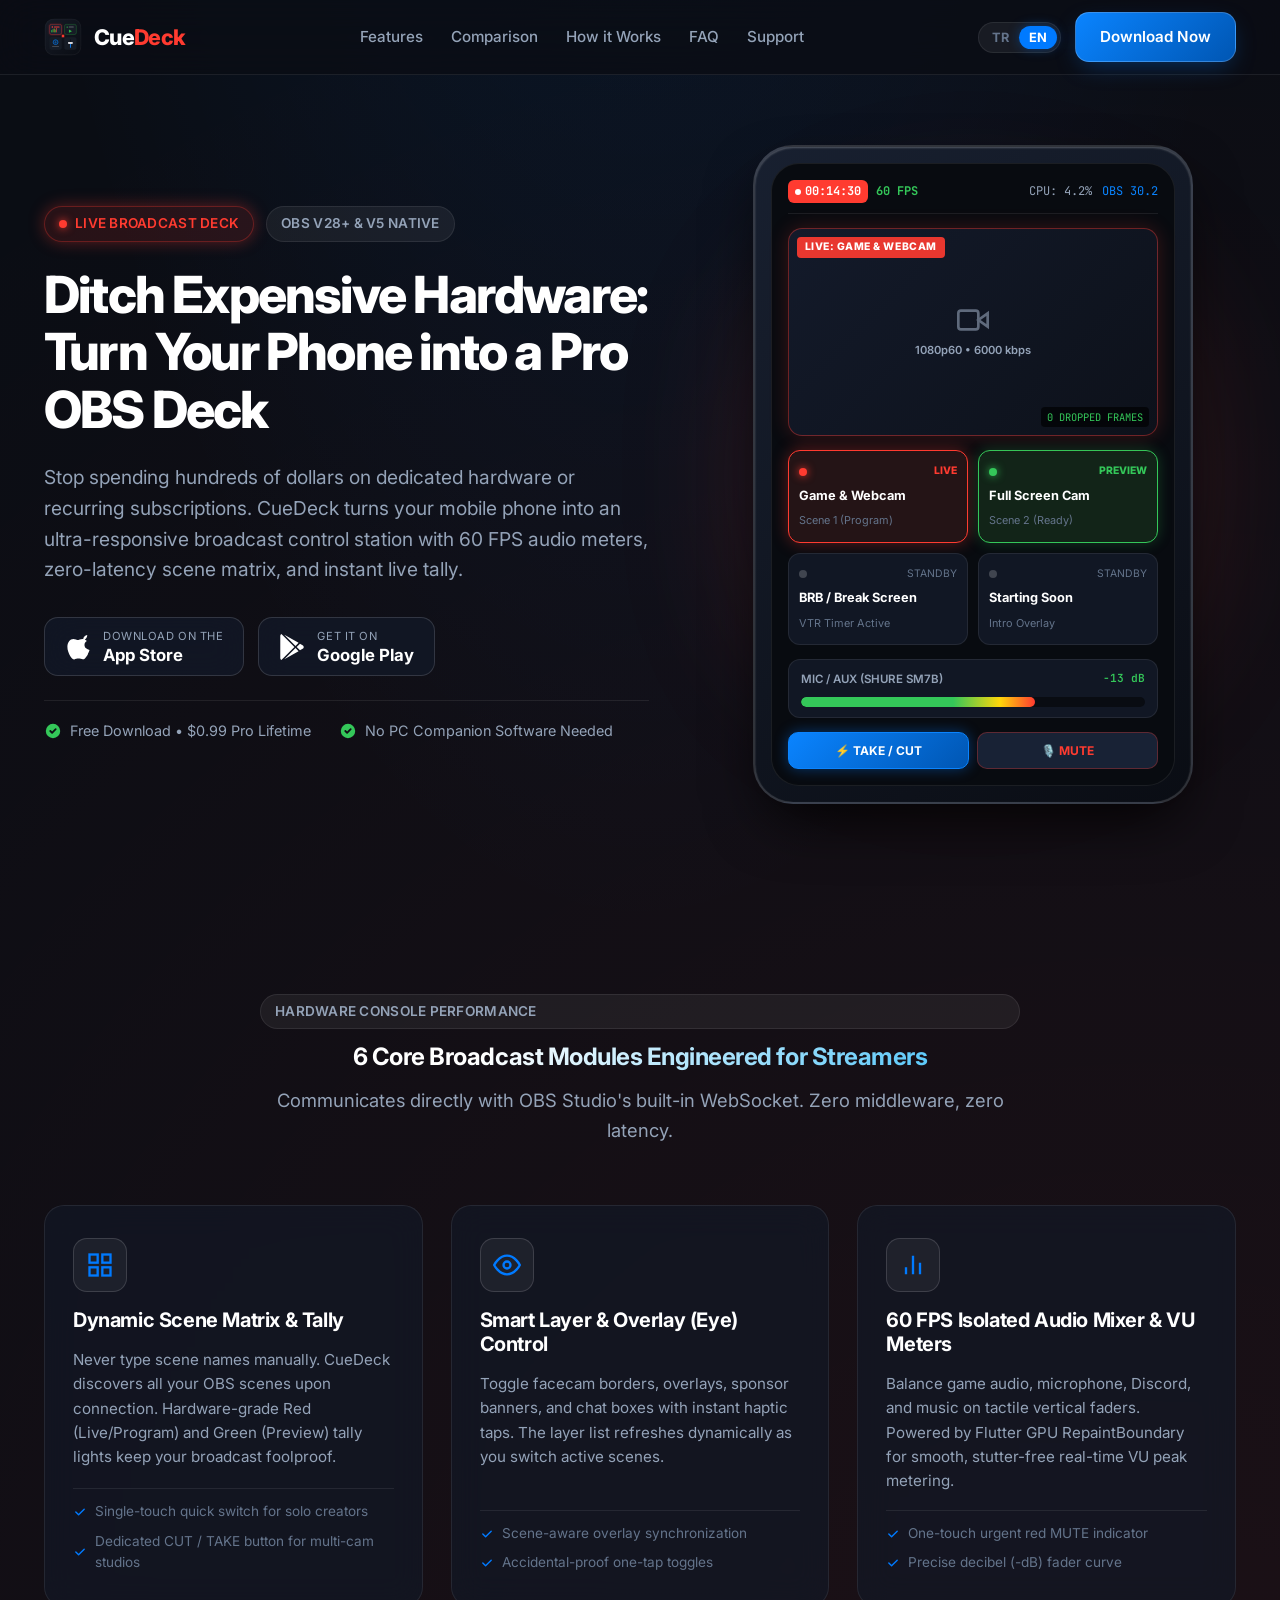
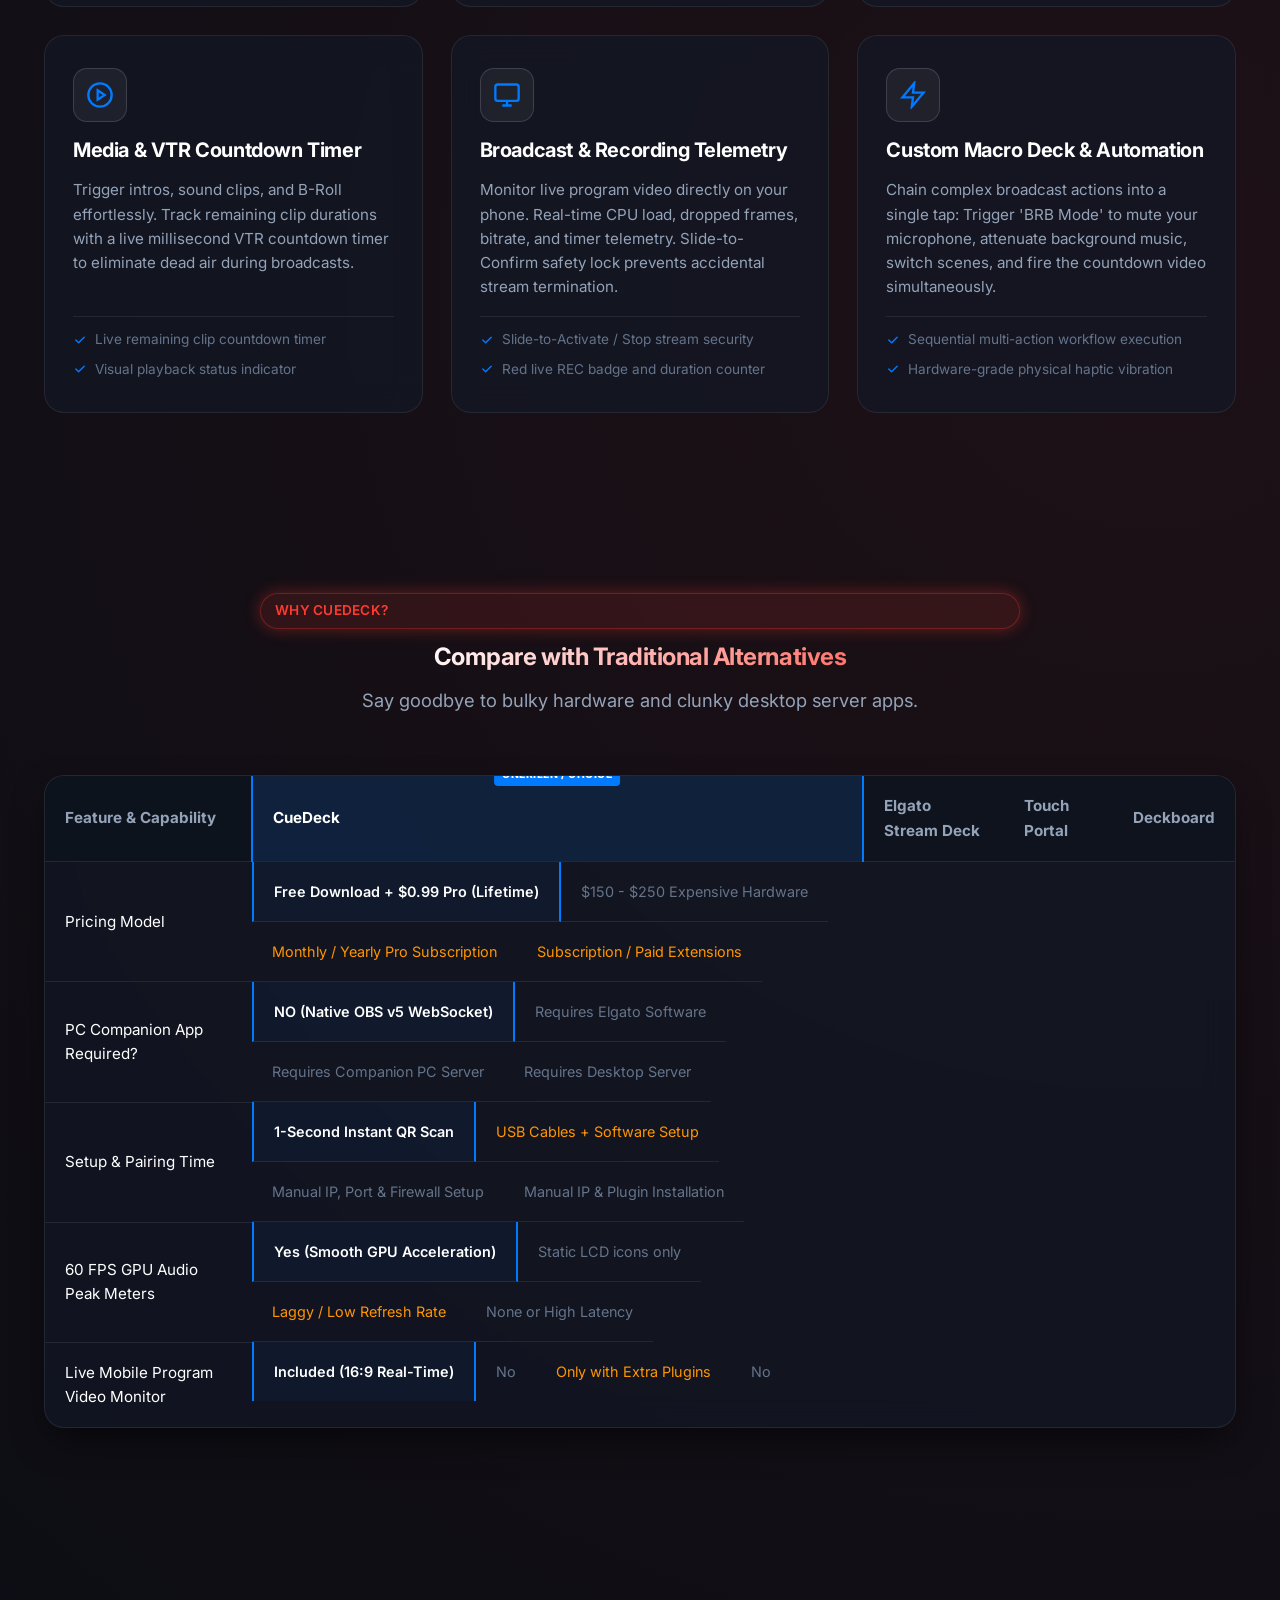
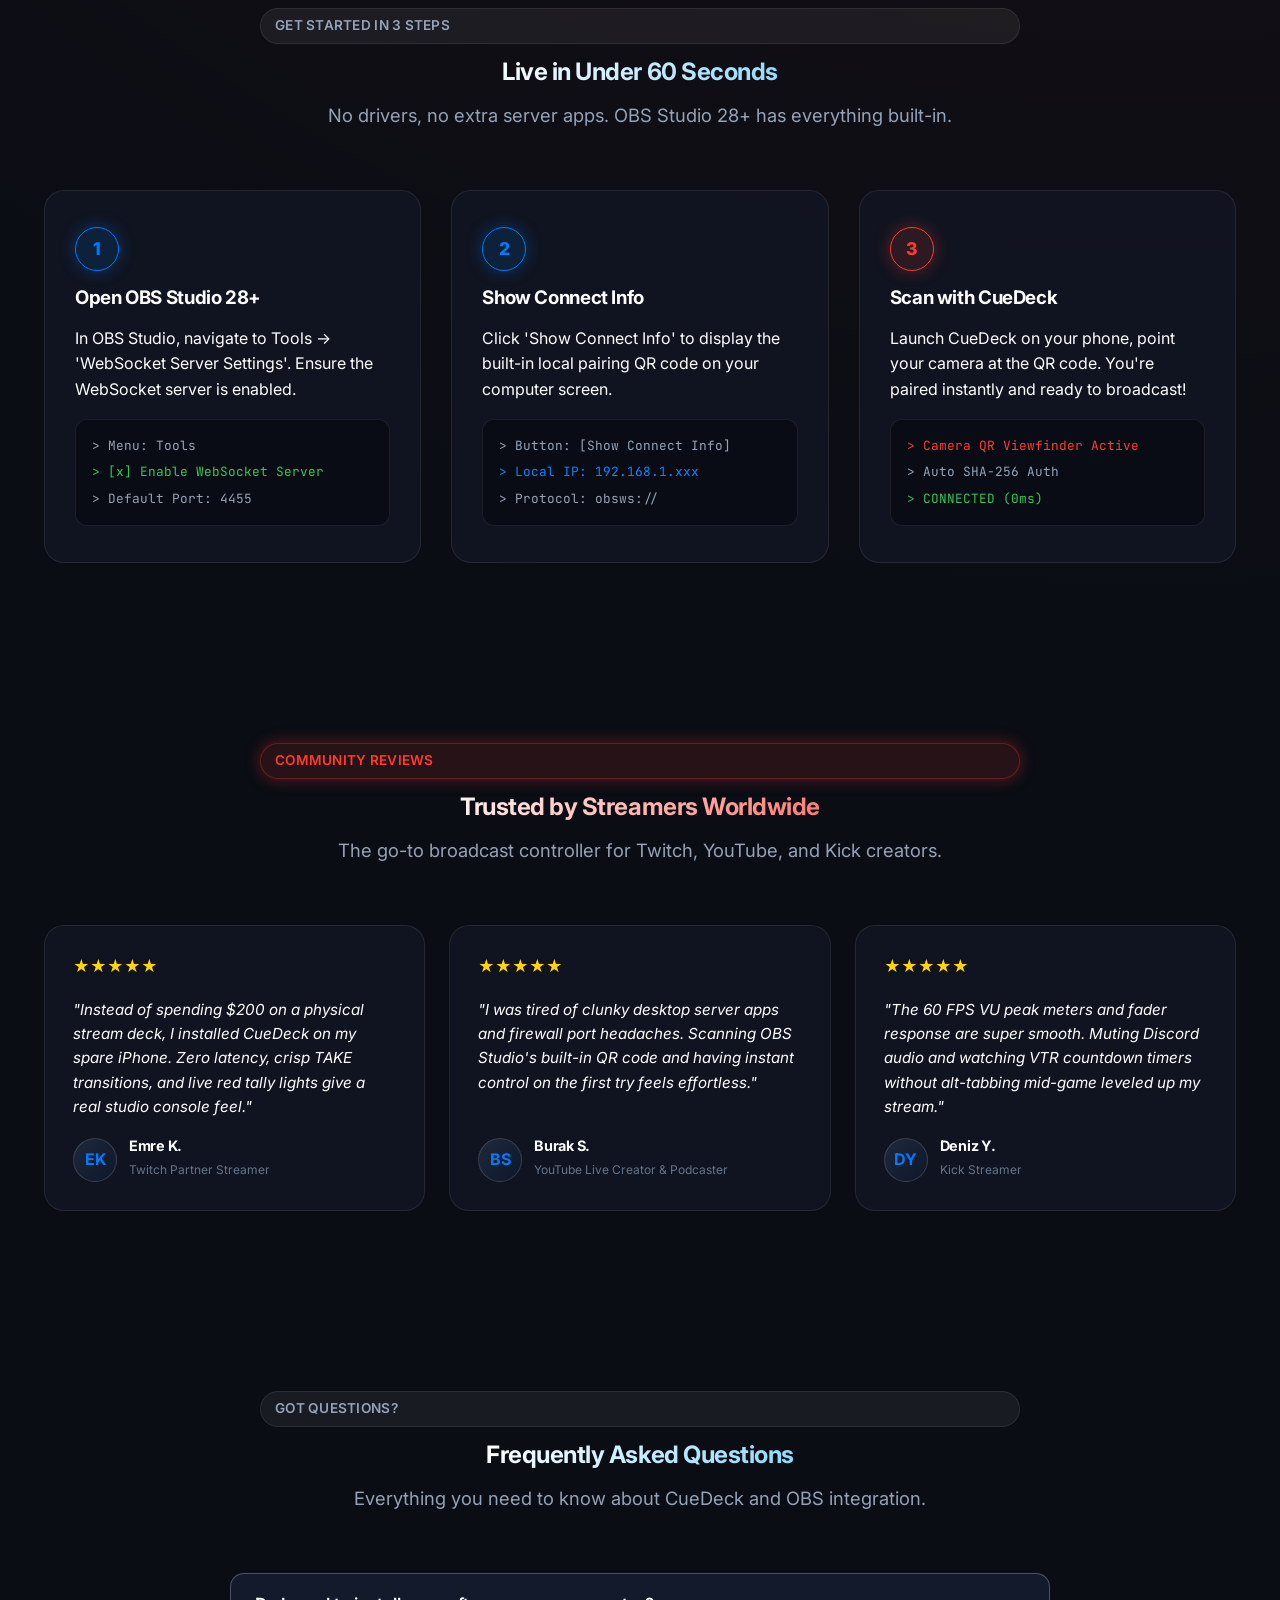
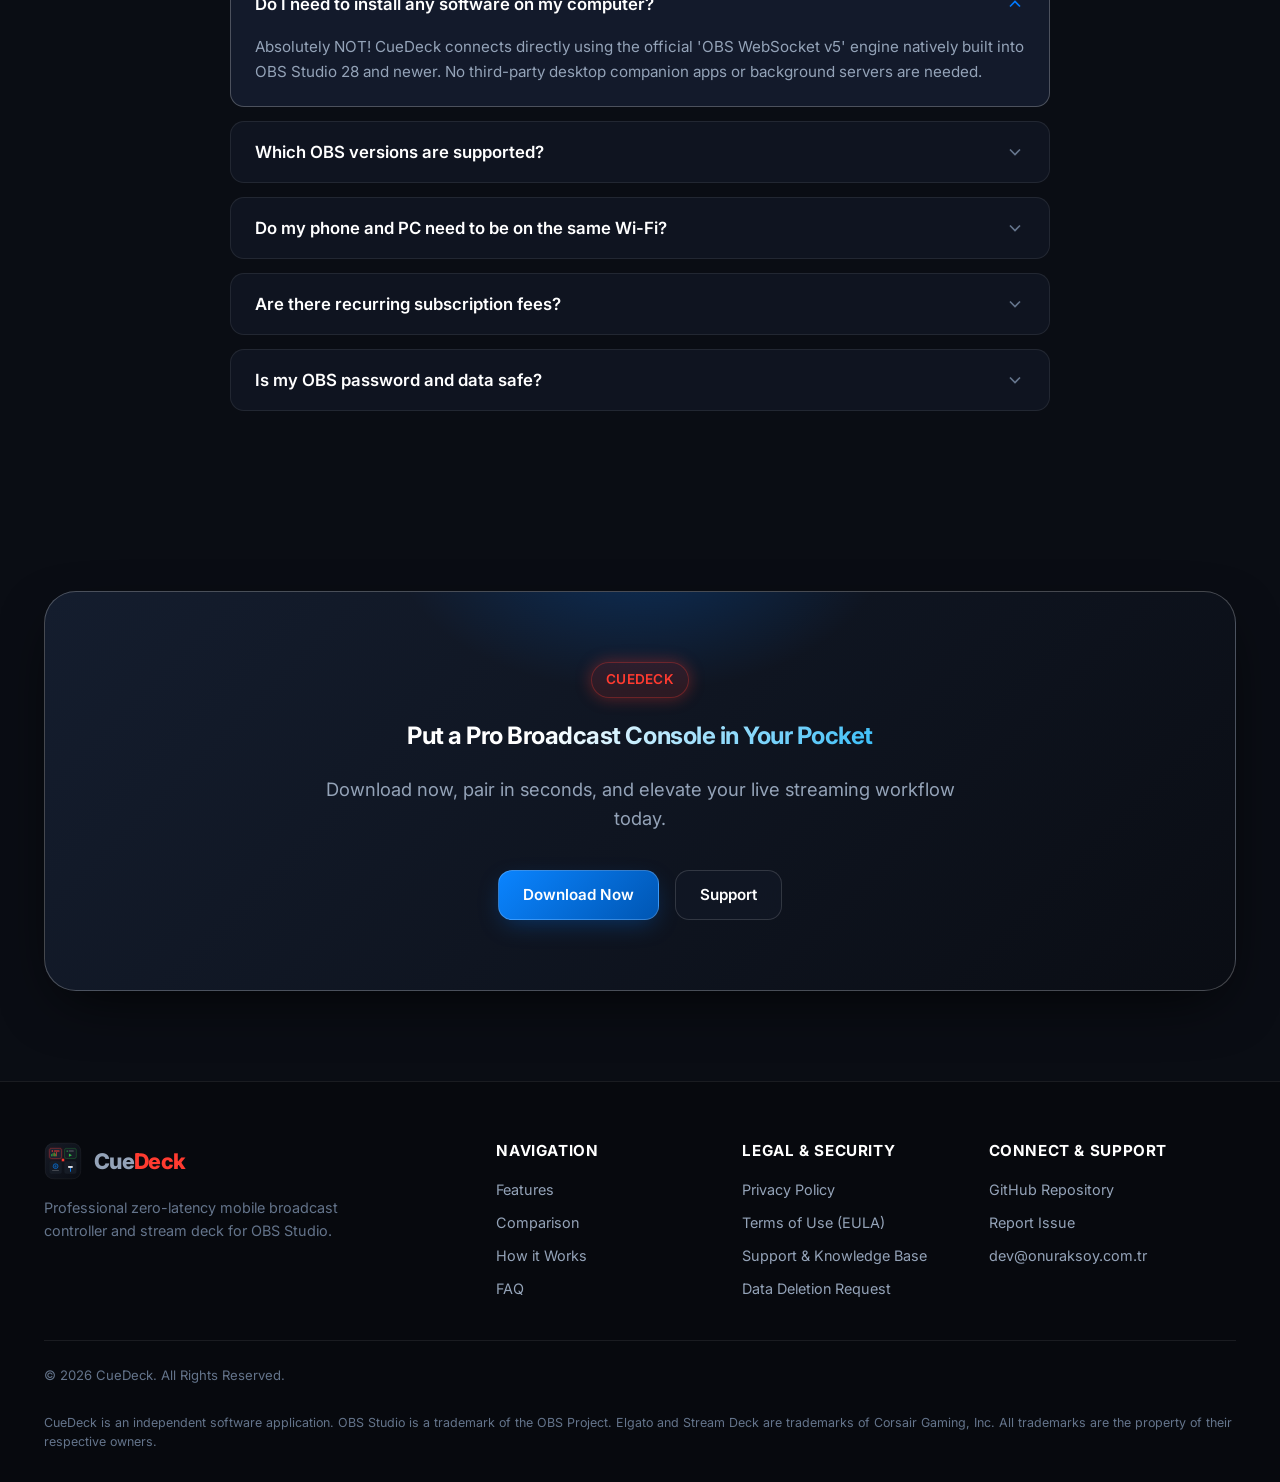
<file: index.html>
<!DOCTYPE html>
<html lang="en">
<head>
  <meta charset="UTF-8">
  <meta name="viewport" content="width=device-width, initial-scale=1.0">
  <title>CueDeck — OBS Studio Remote &amp; Stream Deck</title>

  <!-- SEO Meta Tags -->
  <meta name="description" content="Turn your phone into an OBS Studio remote &amp; stream deck with 60 FPS audio meters, LAN auto-scan, scene matrix, and live tally lights. Zero ads.">
  <meta name="keywords" content="CueDeck, OBS Studio Remote, Mobile Stream Deck, OBS WebSocket v5, Live Broadcast Mixer, 60 FPS VU Meter, Tally Lights, Twitch, YouTube, Kick">
  <meta name="author" content="Onur Aksoy (OAHUB)">
  <meta name="theme-color" content="#0A0D14">
  <link rel="canonical" href="https://oaonuraksoy.github.io/cuedeck/">

  <!-- Open Graph / Facebook -->
  <meta property="og:type" content="website">
  <meta property="og:url" content="https://oaonuraksoy.github.io/cuedeck/">
  <meta property="og:title" content="CueDeck — OBS Studio Remote &amp; Stream Deck">
  <meta property="og:description" content="Turn your phone into a zero-latency OBS Studio control surface with 60 FPS audio meters, LAN auto-scan, QR pairing, and live tally. Zero ads.">
  <meta property="og:image" content="https://oaonuraksoy.github.io/cuedeck/assets/og-image.png">
  <meta property="og:image:type" content="image/png">
  <meta property="og:image:width" content="1200">
  <meta property="og:image:height" content="630">

  <!-- Twitter -->
  <meta property="twitter:card" content="summary_large_image">
  <meta property="twitter:url" content="https://oaonuraksoy.github.io/cuedeck/">
  <meta property="twitter:title" content="CueDeck — OBS Studio Remote &amp; Stream Deck">
  <meta property="twitter:description" content="Direct OBS WebSocket v5 mobile control deck with 60 FPS VU meters, scene matrix, and zero desktop companion software.">
  <meta property="twitter:image" content="https://oaonuraksoy.github.io/cuedeck/assets/og-image.png">

  <!-- Favicon -->
  <link rel="icon" type="image/svg+xml" href="./assets/favicon.svg">

  <!-- Styles -->
  <link rel="stylesheet" href="./css/style.css">

  <!-- JSON-LD Structured Data (@graph) -->
  <script type="application/ld+json">
  {
    "@context": "https://schema.org",
    "@graph": [
      {
        "@type": "SoftwareApplication",
        "@id": "https://oaonuraksoy.github.io/cuedeck/#app",
        "name": "CueDeck",
        "operatingSystem": "iOS, Android",
        "applicationCategory": "MultimediaApplication",
        "softwareVersion": "2026.11.24",
        "url": "https://oaonuraksoy.github.io/cuedeck/",
        "image": "https://oaonuraksoy.github.io/cuedeck/assets/og-image.png",
        "description": "Turn your phone into a zero-latency OBS Studio remote and mobile stream deck with 60 FPS audio meters, LAN auto-scan, scene matrix, and live tally lights.",
        "offers": {
          "@type": "Offer",
          "price": "0.00",
          "priceCurrency": "USD"
        },
        "author": {
          "@id": "https://oaonuraksoy.github.io/cuedeck/#author"
        }
      },
      {
        "@type": "Person",
        "@id": "https://oaonuraksoy.github.io/cuedeck/#author",
        "name": "Onur Aksoy",
        "url": "https://oaonuraksoy.github.io/cuedeck/"
      },
      {
        "@type": "FAQPage",
        "@id": "https://oaonuraksoy.github.io/cuedeck/#faq",
        "mainEntity": [
          {
            "@type": "Question",
            "name": "Do I need to install any software on my computer?",
            "acceptedAnswer": {
              "@type": "Answer",
              "text": "Absolutely NOT! CueDeck connects directly using the official 'OBS WebSocket v5' engine natively built into OBS Studio 28 and newer. No third-party desktop companion apps or background servers are needed."
            }
          },
          {
            "@type": "Question",
            "name": "Which OBS versions are supported?",
            "acceptedAnswer": {
              "@type": "Answer",
              "text": "CueDeck is 100% compatible with OBS Studio v28, v29, v30, v31, and all future releases."
            }
          },
          {
            "@type": "Question",
            "name": "Do my phone and PC need to be on the same Wi-Fi?",
            "acceptedAnswer": {
              "@type": "Answer",
              "text": "Yes. CueDeck operates over your local network (LAN / Wi-Fi) for lightning-fast zero latency and maximum security. Even if your external Internet goes down, local deck control stays fully operational."
            }
          },
          {
            "@type": "Question",
            "name": "Are there recurring subscription fees?",
            "acceptedAnswer": {
              "@type": "Answer",
              "text": "No! CueDeck is completely FREE to download and use with 2 scenes, 16:9 live confidence monitor, audio mixer, and stream safety controls. Advanced 16+ scene banks, smart auto-mute mic matrix, and custom macro decks are unlocked with a single one-time $0.99 Pro Lifetime purchase. No recurring subscriptions, ever!"
            }
          },
          {
            "@type": "Question",
            "name": "Is my OBS password and data safe?",
            "acceptedAnswer": {
              "@type": "Answer",
              "text": "Your passwords and profiles are saved exclusively on your phone's hardware-encrypted storage (iOS Keychain / Android Keystore). CueDeck has zero cloud servers, zero analytics trackers, and collects zero personal data."
            }
          }
        ]
      }
    ]
  }
  </script>
</head>
<body>

  <!-- ==================== NAVIGATION ==================== -->
  <header class="navbar">
    <div class="container nav-container">
      <a href="./index.html" class="brand-logo">
        <img src="./assets/favicon.svg" alt="CueDeck Logo" width="38" height="38">
        <span>Cue<span class="highlight">Deck</span></span>
      </a>

      <ul class="nav-links">
        <li><a href="#features" data-i18n="nav.features">Features</a></li>
        <li><a href="#compare" data-i18n="nav.compare">Comparison</a></li>
        <li><a href="#how-it-works" data-i18n="nav.howItWorks">How it Works</a></li>
        <li><a href="#faq" data-i18n="nav.faq">FAQ</a></li>
        <li><a href="./support.html" data-i18n="nav.support">Support</a></li>
      </ul>

      <div class="nav-actions">
        <!-- Language Switcher (TR / EN) -->
        <div class="lang-switcher">
          <button class="lang-btn" data-lang="tr">TR</button>
          <button class="lang-btn active" data-lang="en">EN</button>
        </div>

        <a href="#download" class="btn btn-primary" data-i18n="nav.download">Download Now</a>
        <button class="mobile-menu-toggle" aria-label="Toggle Menu">
          <span></span>
          <span></span>
          <span></span>
        </button>
      </div>
    </div>
  </header>

  <main>
    <!-- ==================== HERO SECTION ==================== -->
    <section class="hero">
      <div class="container hero-grid">
        <div class="hero-content">
          <div class="hero-badges-row">
            <span class="badge badge-live">
              <span class="pulse-dot"></span>
              <span data-i18n="hero.badge">LIVE BROADCAST DECK</span>
            </span>
            <span class="badge badge-version">OBS v28+ & v5 NATIVE</span>
          </div>

          <h1 class="hero-title" data-i18n="hero.title">Ditch Expensive Hardware: Turn Your Phone into a <span class="gradient-text-red">Pro OBS Deck</span></h1>

          <p class="hero-subtitle" data-i18n="hero.subtitle">Stop spending hundreds of dollars on dedicated hardware or recurring subscriptions. CueDeck turns your mobile phone into an ultra-responsive broadcast control station with 60 FPS audio meters, zero-latency scene matrix, and instant live tally.</p>

          <!-- Store Download Badges -->
          <div class="store-badges" id="download">
            <a href="https://apps.apple.com/app/id6814831050" target="_blank" rel="noopener noreferrer" class="store-badge-link">
              <!-- Apple SVG -->
              <svg viewBox="0 0 170 170">
                <path d="M150.37 130.25c-2.45 5.66-5.35 10.87-8.71 15.66-4.58 6.53-8.33 11.05-11.22 13.56-4.48 4.12-9.28 6.23-14.42 6.35-3.69 0-8.14-1.05-13.32-3.18-5.19-2.12-9.97-3.17-14.34-3.17-4.58 0-9.49 1.05-14.75 3.17-5.26 2.13-9.5 3.24-12.74 3.35-4.35.13-9.16-1.9-14.42-6.08-3.7-3.04-7.6-7.77-11.71-14.19-5.74-8.91-10.36-19.14-13.86-30.7-3.5-11.55-5.25-22.37-5.25-32.47 0-14.37 3.75-26.3 11.26-35.79 7.51-9.49 16.92-14.38 28.23-14.67 4.9.1 10.39 1.34 16.48 3.71 6.09 2.37 10.14 3.63 12.16 3.79 1.63-.16 5.86-1.46 12.69-3.9 6.83-2.45 12.63-3.6 17.4-3.46 11.96.98 21.6 5.37 28.92 13.17-10.43 6.32-15.54 15.11-15.33 26.37.22 8.71 3.59 16.03 10.11 21.96 6.52 5.93 14.13 9.4 22.83 10.43-2.61 8.05-6.09 16.63-10.43 25.75zM119.22 33.56c0-6.74 2.5-13.04 7.5-17.91 5-4.87 11.08-7.77 18.25-8.69.22 1.3.33 2.39.33 3.26 0 6.63-2.61 13.1-7.83 18.42-5.22 5.33-11.41 8.37-18.57 9.13.1-1.3.32-2.7.32-4.21z"/>
              </svg>
              <div class="store-badge-text">
                <span class="small" data-i18n="store.appStore.sub">Download on the</span>
                <span class="big" data-i18n="store.appStore.main">App Store</span>
              </div>
            </a>

            <a href="https://play.google.com/store/apps/details?id=tr.com.oahub.cuedeck" target="_blank" rel="noopener noreferrer" class="store-badge-link">
              <!-- Google Play SVG -->
              <svg viewBox="0 0 512 512">
                <path d="M325.3 234.3L104.6 13l280.8 161.2-60.1 60.1zM47 0C34 6.8 25.3 19.2 25.3 35.3v441.3c0 16.1 8.7 28.5 21.7 35.3l256.6-256L47 0zm425.2 225.6l-58.9-34.1-65.7 64.5 65.7 64.5 60.1-34.1c18-14.3 18-46.5-1.2-60.8zM104.6 499l280.8-161.2-60.1-60.1L104.6 499z"/>
              </svg>
              <div class="store-badge-text">
                <span class="small" data-i18n="store.googlePlay.sub">Get it on</span>
                <span class="big" data-i18n="store.googlePlay.main">Google Play</span>
              </div>
            </a>
          </div>

          <div class="hero-highlights">
            <div class="hero-highlight-item">
              <svg viewBox="0 0 20 20" fill="currentColor">
                <path fill-rule="evenodd" d="M10 18a8 8 0 100-16 8 8 0 000 16zm3.707-9.293a1 1 0 00-1.414-1.414L9 10.586 7.707 9.293a1 1 0 00-1.414 1.414l2 2a1 1 0 001.414 0l4-4z" clip-rule="evenodd" />
              </svg>
              <span data-i18n="hero.highlight1">Free Download • $0.99 Pro Lifetime</span>
            </div>
            <div class="hero-highlight-item">
              <svg viewBox="0 0 20 20" fill="currentColor">
                <path fill-rule="evenodd" d="M10 18a8 8 0 100-16 8 8 0 000 16zm3.707-9.293a1 1 0 00-1.414-1.414L9 10.586 7.707 9.293a1 1 0 00-1.414 1.414l2 2a1 1 0 001.414 0l4-4z" clip-rule="evenodd" />
              </svg>
              <span data-i18n="hero.highlight2">No PC Companion Software Needed</span>
            </div>
          </div>
        </div>

        <!-- ==================== HERO CONSOLE MOCKUP ==================== -->
        <div class="hero-mockup-wrapper">
          <div class="mockup-glow"></div>
          
          <div class="console-chassis">
            <div class="console-screen">
              <!-- Top Telemetry Header -->
              <div class="mockup-header">
                <div class="mockup-header-left">
                  <span class="mockup-rec-badge">00:14:28</span>
                  <span style="color: #34C759; font-weight: 700;">60 FPS</span>
                </div>
                <div class="mockup-header-right">
                  <span>CPU: 4.2%</span>
                  <span style="color: #0A84FF;">OBS 30.2</span>
                </div>
              </div>

              <!-- 16:9 Program Video Monitor -->
              <div class="mockup-monitor">
                <span class="mockup-monitor-overlay">LIVE: GAME &amp; WEBCAM</span>
                <div class="mockup-monitor-art">
                  <svg viewBox="0 0 24 24" fill="none" stroke="currentColor" stroke-width="2">
                    <polygon points="23 7 16 12 23 17 23 7"></polygon>
                    <rect x="1" y="5" width="15" height="14" rx="2" ry="2"></rect>
                  </svg>
                  <span style="font-size: 0.7rem; font-weight: 600;">1080p60 • 6000 kbps</span>
                </div>
                <div class="mockup-monitor-stats">0 DROPPED FRAMES</div>
              </div>

              <!-- 2x2 Interactive Scene Matrix Pads -->
              <div class="mockup-scenes-grid">
                <!-- Pad 1: Live -->
                <div class="scene-pad live">
                  <div class="pad-top">
                    <span class="pad-tally red"></span>
                    <span style="font-size: 0.65rem; color: #FF3B30; font-weight: 800;">LIVE</span>
                  </div>
                  <span class="pad-title">Game &amp; Webcam</span>
                  <span class="pad-sub">Scene 1 (Program)</span>
                </div>

                <!-- Pad 2: Preview -->
                <div class="scene-pad preview">
                  <div class="pad-top">
                    <span class="pad-tally green"></span>
                    <span style="font-size: 0.65rem; color: #34C759; font-weight: 800;">PREVIEW</span>
                  </div>
                  <span class="pad-title">Full Screen Cam</span>
                  <span class="pad-sub">Scene 2 (Ready)</span>
                </div>

                <!-- Pad 3: Regular -->
                <div class="scene-pad">
                  <div class="pad-top">
                    <span class="pad-tally" style="background: rgba(255,255,255,0.2);"></span>
                    <span style="font-size: 0.65rem; color: #64748B;">STANDBY</span>
                  </div>
                  <span class="pad-title">BRB / Break Screen</span>
                  <span class="pad-sub">VTR Timer Active</span>
                </div>

                <!-- Pad 4: Regular -->
                <div class="scene-pad">
                  <div class="pad-top">
                    <span class="pad-tally" style="background: rgba(255,255,255,0.2);"></span>
                    <span style="font-size: 0.65rem; color: #64748B;">STANDBY</span>
                  </div>
                  <span class="pad-title">Starting Soon</span>
                  <span class="pad-sub">Intro Overlay</span>
                </div>
              </div>

              <!-- 60 FPS Dynamic VU Meter Strip -->
              <div class="mockup-audio-strip">
                <div class="audio-header">
                  <span>MIC / AUX (SHURE SM7B)</span>
                  <span class="vu-db-text">-6 dB</span>
                </div>
                <div class="vu-meter-bar-container">
                  <div class="vu-meter-track">
                    <div class="vu-meter-fill"></div>
                  </div>
                </div>
              </div>

              <!-- Action Row: Studio CUT button -->
              <div class="mockup-actions-row">
                <button class="mockup-btn cut-btn">
                  <span>⚡ TAKE / CUT</span>
                </button>
                <button class="mockup-btn" style="color: #FF3B30; border-color: rgba(255,59,48,0.3);">
                  <span>🎙️ MUTE</span>
                </button>
              </div>

            </div>
          </div>
        </div>
      </div>
    </section>

    <!-- ==================== 6 CORE MODULES SECTION ==================== -->
    <section class="section" id="features">
      <div class="container">
        <div class="section-header">
          <span class="badge badge-version" data-i18n="features.tag">HARDWARE CONSOLE PERFORMANCE</span>
          <h2 class="gradient-text-blue" data-i18n="features.title">6 Core Broadcast Modules Engineered for Streamers</h2>
          <p class="section-subtitle" data-i18n="features.subtitle">Communicates directly with OBS Studio's built-in WebSocket. Zero middleware, zero latency.</p>
        </div>

        <div class="modules-grid">
          <!-- Modül 1 -->
          <div class="module-card card-red">
            <div class="module-icon-box">
              <svg width="28" height="28" viewBox="0 0 24 24" fill="none" stroke="currentColor" stroke-width="2">
                <rect x="3" y="3" width="7" height="7"></rect>
                <rect x="14" y="3" width="7" height="7"></rect>
                <rect x="14" y="14" width="7" height="7"></rect>
                <rect x="3" y="14" width="7" height="7"></rect>
              </svg>
            </div>
            <h3 class="module-title" data-i18n="mod1.title">Dynamic Scene Matrix & Tally</h3>
            <p class="module-desc" data-i18n="mod1.desc">Never type scene names manually. CueDeck discovers all your OBS scenes upon connection. Hardware-grade Red (Live/Program) and Green (Preview) tally lights keep your broadcast foolproof.</p>
            <ul class="module-specs-list">
              <li><svg viewBox="0 0 20 20" fill="currentColor"><path fill-rule="evenodd" d="M16.707 5.293a1 1 0 010 1.414l-8 8a1 1 0 01-1.414 0l-4-4a1 1 0 011.414-1.414L8 12.586l7.293-7.293a1 1 0 011.414 0z"/></svg> <span data-i18n="mod1.spec1">Single-touch quick switch for solo creators</span></li>
              <li><svg viewBox="0 0 20 20" fill="currentColor"><path fill-rule="evenodd" d="M16.707 5.293a1 1 0 010 1.414l-8 8a1 1 0 01-1.414 0l-4-4a1 1 0 011.414-1.414L8 12.586l7.293-7.293a1 1 0 011.414 0z"/></svg> <span data-i18n="mod1.spec2">Dedicated CUT / TAKE button for multi-cam studios</span></li>
            </ul>
          </div>

          <!-- Modül 2 -->
          <div class="module-card">
            <div class="module-icon-box">
              <svg width="28" height="28" viewBox="0 0 24 24" fill="none" stroke="currentColor" stroke-width="2">
                <path d="M1 12s4-8 11-8 11 8 11 8-4 8-11 8-11-8-11-8z"></path>
                <circle cx="12" cy="12" r="3"></circle>
              </svg>
            </div>
            <h3 class="module-title" data-i18n="mod2.title">Smart Layer & Overlay (Eye) Control</h3>
            <p class="module-desc" data-i18n="mod2.desc">Toggle facecam borders, overlays, sponsor banners, and chat boxes with instant haptic taps. The layer list refreshes dynamically as you switch active scenes.</p>
            <ul class="module-specs-list">
              <li><svg viewBox="0 0 20 20" fill="currentColor"><path fill-rule="evenodd" d="M16.707 5.293a1 1 0 010 1.414l-8 8a1 1 0 01-1.414 0l-4-4a1 1 0 011.414-1.414L8 12.586l7.293-7.293a1 1 0 011.414 0z"/></svg> <span data-i18n="mod2.spec1">Scene-aware overlay synchronization</span></li>
              <li><svg viewBox="0 0 20 20" fill="currentColor"><path fill-rule="evenodd" d="M16.707 5.293a1 1 0 010 1.414l-8 8a1 1 0 01-1.414 0l-4-4a1 1 0 011.414-1.414L8 12.586l7.293-7.293a1 1 0 011.414 0z"/></svg> <span data-i18n="mod2.spec2">Accidental-proof one-tap toggles</span></li>
            </ul>
          </div>

          <!-- Modül 3 -->
          <div class="module-card card-green">
            <div class="module-icon-box">
              <svg width="28" height="28" viewBox="0 0 24 24" fill="none" stroke="currentColor" stroke-width="2">
                <line x1="18" y1="20" x2="18" y2="10"></line>
                <line x1="12" y1="20" x2="12" y2="4"></line>
                <line x1="6" y1="20" x2="6" y2="14"></line>
              </svg>
            </div>
            <h3 class="module-title" data-i18n="mod3.title">60 FPS Isolated Audio Mixer & VU Meters</h3>
            <p class="module-desc" data-i18n="mod3.desc">Balance game audio, microphone, Discord, and music on tactile vertical faders. Powered by Flutter GPU RepaintBoundary for smooth, stutter-free real-time VU peak metering.</p>
            <ul class="module-specs-list">
              <li><svg viewBox="0 0 20 20" fill="currentColor"><path fill-rule="evenodd" d="M16.707 5.293a1 1 0 010 1.414l-8 8a1 1 0 01-1.414 0l-4-4a1 1 0 011.414-1.414L8 12.586l7.293-7.293a1 1 0 011.414 0z"/></svg> <span data-i18n="mod3.spec1">One-touch urgent red MUTE indicator</span></li>
              <li><svg viewBox="0 0 20 20" fill="currentColor"><path fill-rule="evenodd" d="M16.707 5.293a1 1 0 010 1.414l-8 8a1 1 0 01-1.414 0l-4-4a1 1 0 011.414-1.414L8 12.586l7.293-7.293a1 1 0 011.414 0z"/></svg> <span data-i18n="mod3.spec2">Precise decibel (-dB) fader curve</span></li>
            </ul>
          </div>

          <!-- Modül 4 -->
          <div class="module-card">
            <div class="module-icon-box">
              <svg width="28" height="28" viewBox="0 0 24 24" fill="none" stroke="currentColor" stroke-width="2">
                <circle cx="12" cy="12" r="10"></circle>
                <polygon points="10 8 16 12 10 16 10 8"></polygon>
              </svg>
            </div>
            <h3 class="module-title" data-i18n="mod4.title">Media & VTR Countdown Timer</h3>
            <p class="module-desc" data-i18n="mod4.desc">Trigger intros, sound clips, and B-Roll effortlessly. Track remaining clip durations with a live millisecond VTR countdown timer to eliminate dead air during broadcasts.</p>
            <ul class="module-specs-list">
              <li><svg viewBox="0 0 20 20" fill="currentColor"><path fill-rule="evenodd" d="M16.707 5.293a1 1 0 010 1.414l-8 8a1 1 0 01-1.414 0l-4-4a1 1 0 011.414-1.414L8 12.586l7.293-7.293a1 1 0 011.414 0z"/></svg> <span data-i18n="mod4.spec1">Live remaining clip countdown timer</span></li>
              <li><svg viewBox="0 0 20 20" fill="currentColor"><path fill-rule="evenodd" d="M16.707 5.293a1 1 0 010 1.414l-8 8a1 1 0 01-1.414 0l-4-4a1 1 0 011.414-1.414L8 12.586l7.293-7.293a1 1 0 011.414 0z"/></svg> <span data-i18n="mod4.spec2">Visual playback status indicator</span></li>
            </ul>
          </div>

          <!-- Modül 5 -->
          <div class="module-card card-red">
            <div class="module-icon-box">
              <svg width="28" height="28" viewBox="0 0 24 24" fill="none" stroke="currentColor" stroke-width="2">
                <rect x="2" y="3" width="20" height="14" rx="2" ry="2"></rect>
                <line x1="8" y1="21" x2="16" y2="21"></line>
                <line x1="12" y1="17" x2="12" y2="21"></line>
              </svg>
            </div>
            <h3 class="module-title" data-i18n="mod5.title">Broadcast & Recording Telemetry</h3>
            <p class="module-desc" data-i18n="mod5.desc">Monitor live program video directly on your phone. Real-time CPU load, dropped frames, bitrate, and timer telemetry. Slide-to-Confirm safety lock prevents accidental stream termination.</p>
            <ul class="module-specs-list">
              <li><svg viewBox="0 0 20 20" fill="currentColor"><path fill-rule="evenodd" d="M16.707 5.293a1 1 0 010 1.414l-8 8a1 1 0 01-1.414 0l-4-4a1 1 0 011.414-1.414L8 12.586l7.293-7.293a1 1 0 011.414 0z"/></svg> <span data-i18n="mod5.spec1">Slide-to-Activate / Stop stream security</span></li>
              <li><svg viewBox="0 0 20 20" fill="currentColor"><path fill-rule="evenodd" d="M16.707 5.293a1 1 0 010 1.414l-8 8a1 1 0 01-1.414 0l-4-4a1 1 0 011.414-1.414L8 12.586l7.293-7.293a1 1 0 011.414 0z"/></svg> <span data-i18n="mod5.spec2">Red live REC badge and duration counter</span></li>
            </ul>
          </div>

          <!-- Modül 6 -->
          <div class="module-card">
            <div class="module-icon-box">
              <svg width="28" height="28" viewBox="0 0 24 24" fill="none" stroke="currentColor" stroke-width="2">
                <polygon points="13 2 3 14 12 14 11 22 21 10 12 10 13 2"></polygon>
              </svg>
            </div>
            <h3 class="module-title" data-i18n="mod6.title">Custom Macro Deck & Automation</h3>
            <p class="module-desc" data-i18n="mod6.desc">Chain complex broadcast actions into a single tap: Trigger 'BRB Mode' to mute your microphone, attenuate background music, switch scenes, and fire the countdown video simultaneously.</p>
            <ul class="module-specs-list">
              <li><svg viewBox="0 0 20 20" fill="currentColor"><path fill-rule="evenodd" d="M16.707 5.293a1 1 0 010 1.414l-8 8a1 1 0 01-1.414 0l-4-4a1 1 0 011.414-1.414L8 12.586l7.293-7.293a1 1 0 011.414 0z"/></svg> <span data-i18n="mod6.spec1">Sequential multi-action workflow execution</span></li>
              <li><svg viewBox="0 0 20 20" fill="currentColor"><path fill-rule="evenodd" d="M16.707 5.293a1 1 0 010 1.414l-8 8a1 1 0 01-1.414 0l-4-4a1 1 0 011.414-1.414L8 12.586l7.293-7.293a1 1 0 011.414 0z"/></svg> <span data-i18n="mod6.spec2">Hardware-grade physical haptic vibration</span></li>
            </ul>
          </div>
        </div>
      </div>
    </section>

    <!-- ==================== COMPARISON TABLE SECTION ==================== -->
    <section class="section" id="compare">
      <div class="container">
        <div class="section-header">
          <span class="badge badge-live" data-i18n="compare.tag">WHY CUEDECK?</span>
          <h2 class="gradient-text-red" data-i18n="compare.title">Compare with Traditional Alternatives</h2>
          <p class="section-subtitle" data-i18n="compare.subtitle">Say goodbye to bulky hardware and clunky desktop server apps.</p>
        </div>

        <div class="table-wrapper">
          <table class="compare-table">
            <thead>
              <tr>
                <th data-i18n="compare.th.feature">Feature & Capability</th>
                <th class="highlight-col" data-i18n="compare.th.cuedeck">CueDeck</th>
                <th data-i18n="compare.th.streamdeck">Elgato Stream Deck</th>
                <th data-i18n="compare.th.touchportal">Touch Portal</th>
                <th data-i18n="compare.th.deckboard">Deckboard</th>
              </tr>
            </thead>
            <tbody>
              <tr>
                <td data-i18n="compare.row1">Pricing Model</td>
                <td class="highlight-col status-icon yes" data-i18n="compare.row1.cuedeck">Free Download + $0.99 Pro (Lifetime)</td>
                <td class="status-icon no" data-i18n="compare.row1.streamdeck">$150 - $250 Expensive Hardware</td>
                <td class="status-icon warn" data-i18n="compare.row1.touchportal">Monthly / Yearly Pro Subscription</td>
                <td class="status-icon warn" data-i18n="compare.row1.deckboard">Subscription / Paid Extensions</td>
              </tr>
              <tr>
                <td data-i18n="compare.row2">PC Companion App Required?</td>
                <td class="highlight-col status-icon yes" data-i18n="compare.row2.cuedeck">NO (Native OBS v5 WebSocket)</td>
                <td class="status-icon no" data-i18n="compare.row2.streamdeck">Requires Elgato Software</td>
                <td class="status-icon no" data-i18n="compare.row2.touchportal">Requires Companion PC Server</td>
                <td class="status-icon no" data-i18n="compare.row2.deckboard">Requires Desktop Server</td>
              </tr>
              <tr>
                <td data-i18n="compare.row3">Setup & Pairing Time</td>
                <td class="highlight-col status-icon yes" data-i18n="compare.row3.cuedeck">1-Second Instant QR Scan</td>
                <td class="status-icon warn" data-i18n="compare.row3.streamdeck">USB Cables + Software Setup</td>
                <td class="status-icon no" data-i18n="compare.row3.touchportal">Manual IP, Port & Firewall Setup</td>
                <td class="status-icon no" data-i18n="compare.row3.deckboard">Manual IP & Plugin Installation</td>
              </tr>
              <tr>
                <td data-i18n="compare.row4">60 FPS GPU Audio Peak Meters</td>
                <td class="highlight-col status-icon yes" data-i18n="compare.row4.cuedeck">Yes (Smooth GPU Acceleration)</td>
                <td class="status-icon no" data-i18n="compare.row4.streamdeck">Static LCD icons only</td>
                <td class="status-icon warn" data-i18n="compare.row4.touchportal">Laggy / Low Refresh Rate</td>
                <td class="status-icon no" data-i18n="compare.row4.deckboard">None or High Latency</td>
              </tr>
              <tr>
                <td data-i18n="compare.row5">Live Mobile Program Video Monitor</td>
                <td class="highlight-col status-icon yes" data-i18n="compare.row5.cuedeck">Included (16:9 Real-Time)</td>
                <td class="status-icon no" data-i18n="compare.row5.streamdeck">No</td>
                <td class="status-icon warn" data-i18n="compare.row5.touchportal">Only with Extra Plugins</td>
                <td class="status-icon no" data-i18n="compare.row5.deckboard">No</td>
              </tr>
            </tbody>
          </table>
        </div>
      </div>
    </section>

    <!-- ==================== 3-STEP SETUP GUIDE ==================== -->
    <section class="section" id="how-it-works">
      <div class="container">
        <div class="section-header">
          <span class="badge badge-version" data-i18n="steps.tag">GET STARTED IN 3 STEPS</span>
          <h2 class="gradient-text-blue" data-i18n="steps.title">Live in Under 60 Seconds</h2>
          <p class="section-subtitle" data-i18n="steps.subtitle">No drivers, no extra server apps. OBS Studio 28+ has everything built-in.</p>
        </div>

        <div class="steps-grid">
          <div class="step-card">
            <div class="step-num" data-i18n="step1.num">1</div>
            <h3 data-i18n="step1.title">Open OBS Studio 28+</h3>
            <p data-i18n="step1.desc">In OBS Studio, navigate to Tools -> 'WebSocket Server Settings'. Ensure the WebSocket server is enabled.</p>
            <div class="step-visual">
              <div>&gt; Menu: Tools</div>
              <div style="color: #34C759;">&gt; [x] Enable WebSocket Server</div>
              <div>&gt; Default Port: 4455</div>
            </div>
          </div>

          <div class="step-card">
            <div class="step-num" data-i18n="step2.num">2</div>
            <h3 data-i18n="step2.title">Show Connect Info</h3>
            <p data-i18n="step2.desc">Click 'Show Connect Info' to display the built-in local pairing QR code on your computer screen.</p>
            <div class="step-visual">
              <div>&gt; Button: [Show Connect Info]</div>
              <div style="color: #0A84FF;">&gt; Local IP: 192.168.1.xxx</div>
              <div>&gt; Protocol: obsws://</div>
            </div>
          </div>

          <div class="step-card active-step">
            <div class="step-num" data-i18n="step3.num">3</div>
            <h3 data-i18n="step3.title">Scan with CueDeck</h3>
            <p data-i18n="step3.desc">Launch CueDeck on your phone, point your camera at the QR code. You're paired instantly and ready to broadcast!</p>
            <div class="step-visual">
              <div style="color: #FF3B30;">&gt; Camera QR Viewfinder Active</div>
              <div>&gt; Auto SHA-256 Auth</div>
              <div style="color: #34C759;">&gt; CONNECTED (0ms)</div>
            </div>
          </div>
        </div>
      </div>
    </section>

    <!-- ==================== STREAMER REVIEWS ==================== -->
    <section class="section">
      <div class="container">
        <div class="section-header">
          <span class="badge badge-live" data-i18n="reviews.tag">COMMUNITY REVIEWS</span>
          <h2 class="gradient-text-red" data-i18n="reviews.title">Trusted by Streamers Worldwide</h2>
          <p class="section-subtitle" data-i18n="reviews.subtitle">The go-to broadcast controller for Twitch, YouTube, and Kick creators.</p>
        </div>

        <div class="reviews-grid">
          <div class="review-card">
            <div class="review-stars">★★★★★</div>
            <p class="review-quote" data-i18n="review1.quote">
              "Instead of spending $200 on a physical stream deck, I installed CueDeck on my spare iPhone. Zero latency, crisp TAKE transitions, and live red tally lights give a real studio console feel."
            </p>
            <div class="reviewer-meta">
              <div class="reviewer-avatar">EK</div>
              <div class="reviewer-info">
                <h4>Emre K.</h4>
                <span data-i18n="review1.role">Twitch Partner Streamer</span>
              </div>
            </div>
          </div>

          <div class="review-card">
            <div class="review-stars">★★★★★</div>
            <p class="review-quote" data-i18n="review2.quote">
              "I was tired of clunky desktop server apps and firewall port headaches. Scanning OBS Studio's built-in QR code and having instant control on the first try feels effortless."
            </p>
            <div class="reviewer-meta">
              <div class="reviewer-avatar">BS</div>
              <div class="reviewer-info">
                <h4>Burak S.</h4>
                <span data-i18n="review2.role">YouTube Live Creator & Podcaster</span>
              </div>
            </div>
          </div>

          <div class="review-card">
            <div class="review-stars">★★★★★</div>
            <p class="review-quote" data-i18n="review3.quote">
              "The 60 FPS VU peak meters and fader response are super smooth. Muting Discord audio and watching VTR countdown timers without alt-tabbing mid-game leveled up my stream."
            </p>
            <div class="reviewer-meta">
              <div class="reviewer-avatar">DY</div>
              <div class="reviewer-info">
                <h4>Deniz Y.</h4>
                <span data-i18n="review3.role">Kick Streamer</span>
              </div>
            </div>
          </div>
        </div>
      </div>
    </section>

    <!-- ==================== FAQ ACCORDION ==================== -->
    <section class="section" id="faq">
      <div class="container">
        <div class="section-header">
          <span class="badge badge-version" data-i18n="faq.tag">GOT QUESTIONS?</span>
          <h2 class="gradient-text-blue" data-i18n="faq.title">Frequently Asked Questions</h2>
          <p class="section-subtitle" data-i18n="faq.subtitle">Everything you need to know about CueDeck and OBS integration.</p>
        </div>

        <div class="faq-container">
          <div class="faq-item open">
            <button class="faq-trigger">
              <span data-i18n="faq.q1">Do I need to install any software on my computer?</span>
              <svg viewBox="0 0 24 24" fill="none" stroke="currentColor" stroke-width="2"><polyline points="6 9 12 15 18 9"></polyline></svg>
            </button>
            <div class="faq-content">
              <p data-i18n="faq.a1">Absolutely NOT! CueDeck connects directly using the official 'OBS WebSocket v5' engine natively built into OBS Studio 28 and newer. No third-party desktop companion apps or background servers are needed.</p>
            </div>
          </div>

          <div class="faq-item">
            <button class="faq-trigger">
              <span data-i18n="faq.q2">Which OBS versions are supported?</span>
              <svg viewBox="0 0 24 24" fill="none" stroke="currentColor" stroke-width="2"><polyline points="6 9 12 15 18 9"></polyline></svg>
            </button>
            <div class="faq-content">
              <p data-i18n="faq.a2">CueDeck is 100% compatible with OBS Studio v28, v29, v30, v31, and all future releases.</p>
            </div>
          </div>

          <div class="faq-item">
            <button class="faq-trigger">
              <span data-i18n="faq.q3">Do my phone and PC need to be on the same Wi-Fi?</span>
              <svg viewBox="0 0 24 24" fill="none" stroke="currentColor" stroke-width="2"><polyline points="6 9 12 15 18 9"></polyline></svg>
            </button>
            <div class="faq-content">
              <p data-i18n="faq.a3">Yes. CueDeck operates over your local network (LAN / Wi-Fi) for lightning-fast zero latency and maximum security. Even if your external Internet goes down, local deck control stays fully operational.</p>
            </div>
          </div>

          <div class="faq-item">
            <button class="faq-trigger">
              <span data-i18n="faq.q4">Are there recurring subscription fees?</span>
              <svg viewBox="0 0 24 24" fill="none" stroke="currentColor" stroke-width="2"><polyline points="6 9 12 15 18 9"></polyline></svg>
            </button>
            <div class="faq-content">
              <p data-i18n="faq.a4">No! CueDeck is completely FREE to download and use with 2 scenes, 16:9 live confidence monitor, audio mixer, and stream safety controls. Advanced 16+ scene banks, smart auto-mute mic matrix, and custom macro decks are unlocked with a single one-time $0.99 Pro Lifetime purchase. No recurring subscriptions, ever!</p>
            </div>
          </div>

          <div class="faq-item">
            <button class="faq-trigger">
              <span data-i18n="faq.q5">Is my OBS password and data safe?</span>
              <svg viewBox="0 0 24 24" fill="none" stroke="currentColor" stroke-width="2"><polyline points="6 9 12 15 18 9"></polyline></svg>
            </button>
            <div class="faq-content">
              <p data-i18n="faq.a5">Your passwords and profiles are saved exclusively on your phone's hardware-encrypted storage (iOS Keychain / Android Keystore). CueDeck has zero cloud servers, zero analytics trackers, and collects zero personal data.</p>
            </div>
          </div>
        </div>
      </div>
    </section>

    <!-- ==================== BOTTOM CTA ==================== -->
    <section class="section">
      <div class="container">
        <div class="cta-banner">
          <div class="cta-banner-content">
            <span class="badge badge-live">CUEDECK</span>
            <h2 class="gradient-text-blue" data-i18n="cta.title">Put a Pro Broadcast Console in Your Pocket</h2>
            <p class="section-subtitle" data-i18n="cta.subtitle">Download now, pair in seconds, and elevate your live streaming workflow today.</p>
            <div class="hero-cta-group">
              <a href="#download" class="btn btn-primary" data-i18n="nav.download">Download Now</a>
              <a href="./support.html" class="btn btn-secondary" data-i18n="nav.support">Support</a>
            </div>
          </div>
        </div>
      </div>
    </section>
  </main>

  <!-- ==================== FOOTER ==================== -->
  <footer class="footer">
    <div class="container">
      <div class="footer-grid">
        <div class="footer-brand">
          <a href="./index.html" class="brand-logo">
            <img src="./assets/favicon.svg" alt="CueDeck Logo" width="34" height="34">
            <span>Cue<span class="highlight">Deck</span></span>
          </a>
          <p data-i18n="footer.desc">Professional zero-latency mobile broadcast controller and stream deck for OBS Studio.</p>
        </div>

        <div class="footer-col">
          <h4 data-i18n="footer.col.nav">Navigation</h4>
          <ul class="footer-links">
            <li><a href="#features" data-i18n="nav.features">Features</a></li>
            <li><a href="#compare" data-i18n="nav.compare">Comparison</a></li>
            <li><a href="#how-it-works" data-i18n="nav.howItWorks">How it Works</a></li>
            <li><a href="#faq" data-i18n="nav.faq">FAQ</a></li>
          </ul>
        </div>

        <div class="footer-col">
          <h4 data-i18n="footer.col.legal">Legal & Security</h4>
          <ul class="footer-links">
            <li><a href="./privacy.html" data-i18n="footer.privacy">Privacy Policy</a></li>
            <li><a href="./terms.html" data-i18n="footer.terms">Terms of Use (EULA)</a></li>
            <li><a href="./support.html" data-i18n="footer.support">Support & Knowledge Base</a></li>
            <li><a href="./data-deletion.html" data-i18n="footer.deletion">Data Deletion Request</a></li>
          </ul>
        </div>

        <div class="footer-col">
          <h4 data-i18n="footer.col.connect">Connect & Support</h4>
          <ul class="footer-links">
            <li><a href="https://github.com/oaonuraksoy/cuedeck" target="_blank" rel="noopener noreferrer">GitHub Repository</a></li>
            <li><a href="https://github.com/oaonuraksoy/cuedeck/issues" target="_blank" rel="noopener noreferrer">Report Issue</a></li>
            <li><a href="mailto:dev@onuraksoy.com.tr">dev@onuraksoy.com.tr</a></li>
          </ul>
        </div>
      </div>

      <div class="footer-bottom">
        <div>
          &copy; 2026 CueDeck. <span data-i18n="footer.rights">All Rights Reserved.</span>
        </div>
        <div class="disclaimer-text" data-i18n="footer.disclaimer">CueDeck is an independent software application. OBS Studio is a trademark of the OBS Project. Elgato and Stream Deck are trademarks of Corsair Gaming, Inc. All trademarks are the property of their respective owners.</div>
      </div>
    </div>
  </footer>

  <!-- Scripts -->
  <script src="./js/main.js"></script>
</body>
</html>
</file>
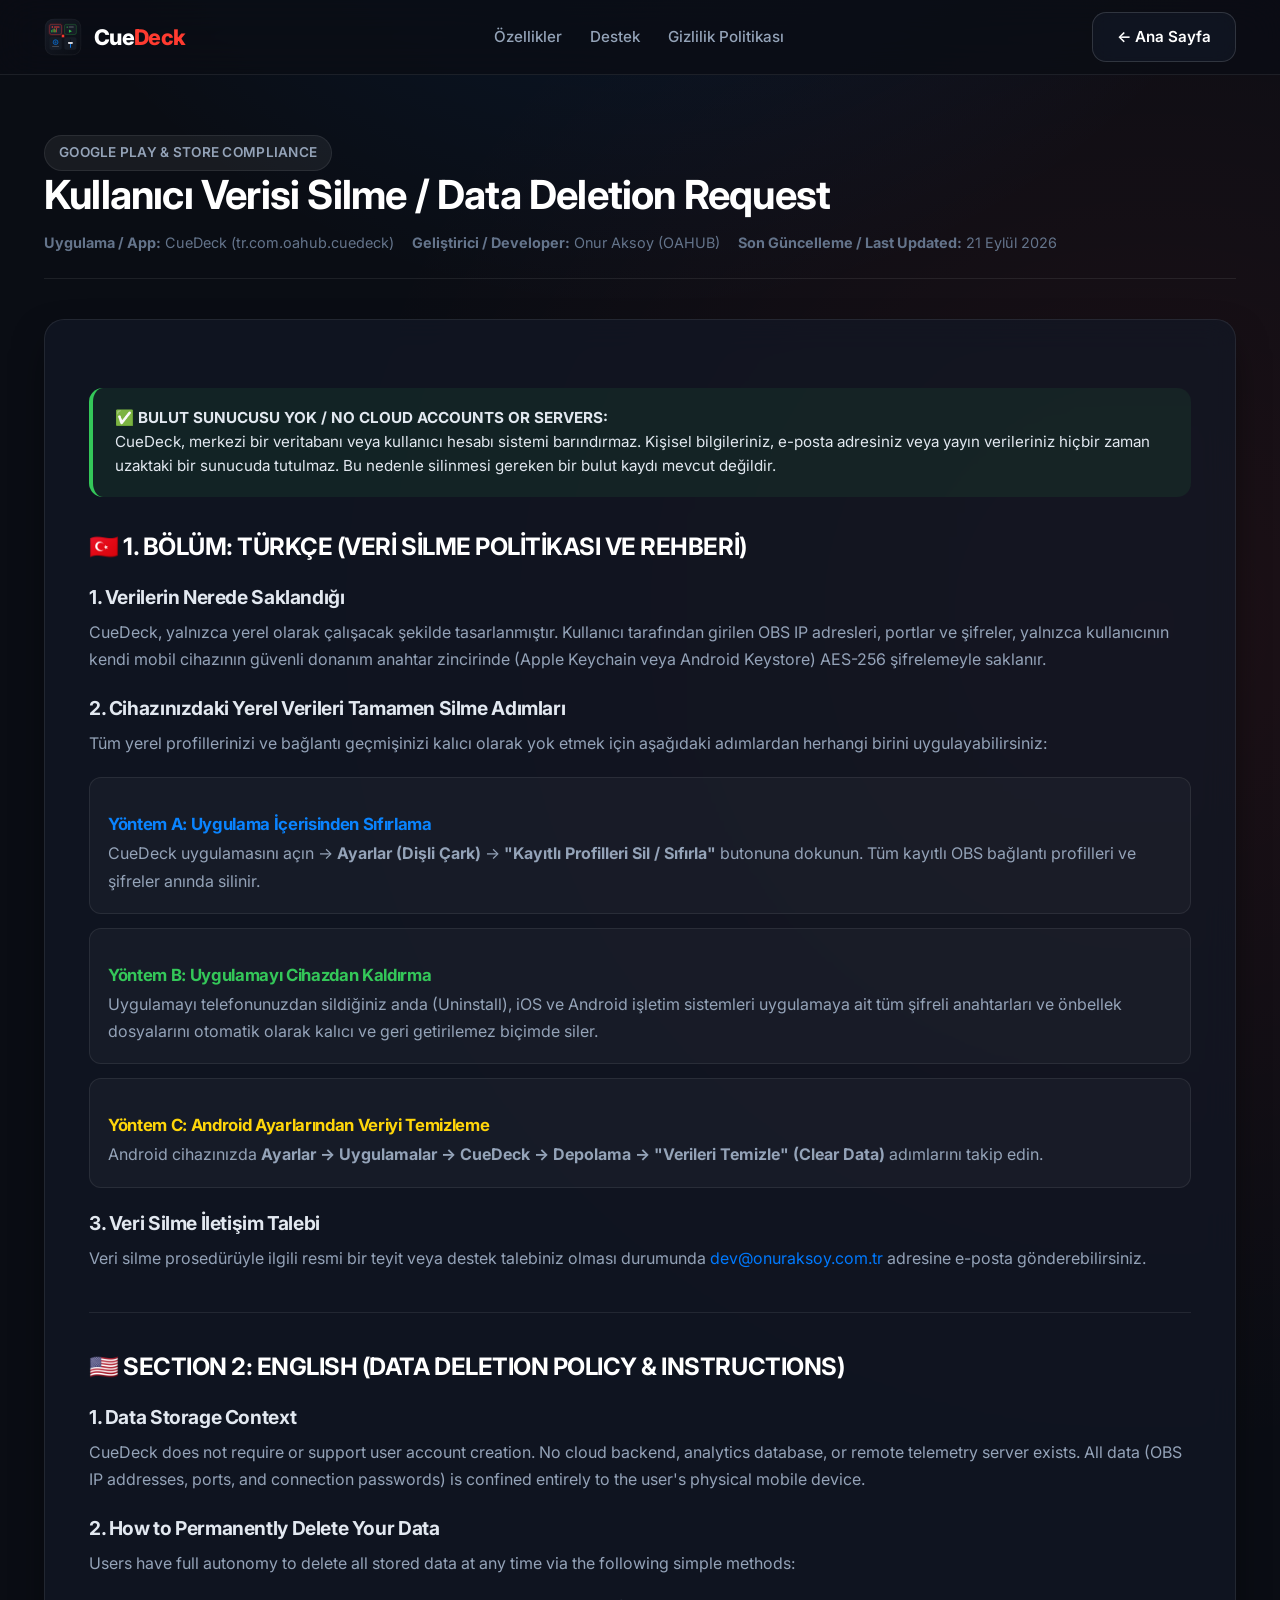
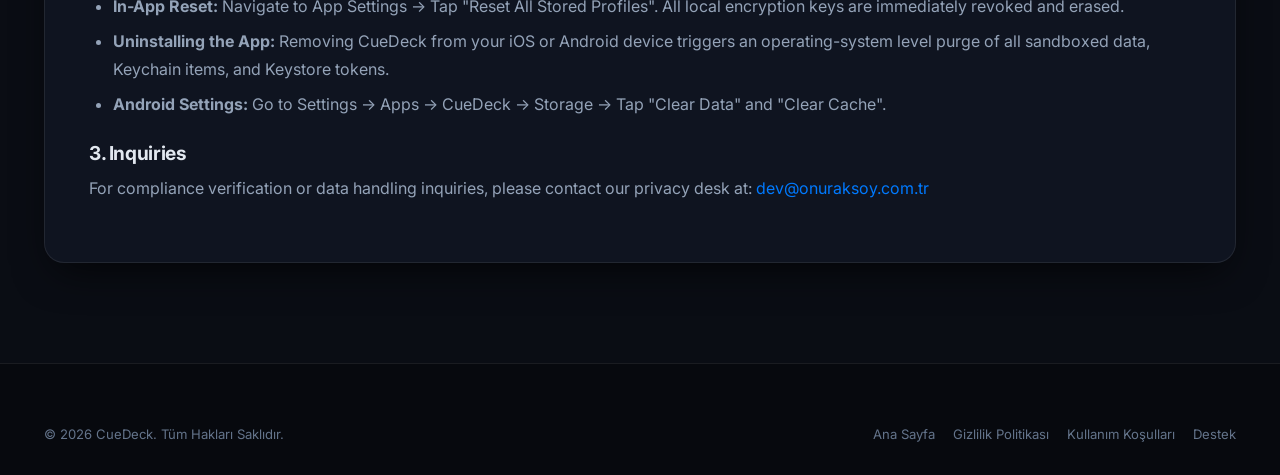
<file: data-deletion.html>
<!DOCTYPE html>
<html lang="tr">
<head>
  <meta charset="UTF-8">
  <meta name="viewport" content="width=device-width, initial-scale=1.0">
  <title>Kullanıcı Verisi Silme Talebi (Data Deletion Request) — CueDeck</title>
  
  <meta name="description" content="CueDeck Kullanıcı Verisi Silme Politikası ve Rehberi (Google Play & App Store Uyumluluğu).">
  <meta name="theme-color" content="#0A0D14">
  <link rel="canonical" href="https://oaonuraksoy.github.io/cuedeck/data-deletion.html">

  <!-- Open Graph / Facebook -->
  <meta property="og:type" content="website">
  <meta property="og:url" content="https://oaonuraksoy.github.io/cuedeck/data-deletion.html">
  <meta property="og:title" content="Kullanıcı Verisi Silme Talebi (Data Deletion Request) — CueDeck">
  <meta property="og:description" content="CueDeck Kullanıcı Verisi Silme Politikası ve Rehberi (Google Play & App Store Uyumluluğu).">
  <meta property="og:image" content="./assets/favicon.svg">

  <!-- Twitter -->
  <meta property="twitter:card" content="summary">
  <meta property="twitter:url" content="https://oaonuraksoy.github.io/cuedeck/data-deletion.html">
  <meta property="twitter:title" content="Kullanıcı Verisi Silme — CueDeck">
  <meta property="twitter:description" content="CueDeck kullanıcı verisi silme ve sıfırlama yönergeleri.">
  <meta property="twitter:image" content="./assets/favicon.svg">

  <link rel="icon" type="image/svg+xml" href="./assets/favicon.svg">
  <link rel="stylesheet" href="./css/style.css">

  <!-- JSON-LD Structured Data -->
  <script type="application/ld+json">
  {
    "@context": "https://schema.org",
    "@type": "WebPage",
    "name": "CueDeck Kullanıcı Verisi Silme / Data Deletion Request",
    "url": "https://oaonuraksoy.github.io/cuedeck/data-deletion.html",
    "description": "Information and instructions on data deletion and local data clearing for CueDeck application.",
    "publisher": {
      "@type": "Person",
      "name": "Onur Aksoy"
    },
    "inLanguage": ["tr", "en"]
  }
  </script>
</head>
<body>

  <!-- NAVBAR -->
  <header class="navbar">
    <div class="container nav-container">
      <a href="./index.html" class="brand-logo">
        <img src="./assets/favicon.svg" alt="CueDeck Logo" width="38" height="38">
        <span>Cue<span class="highlight">Deck</span></span>
      </a>

      <ul class="nav-links">
        <li><a href="./index.html#features">Özellikler</a></li>
        <li><a href="./support.html">Destek</a></li>
        <li><a href="./privacy.html">Gizlilik Politikası</a></li>
      </ul>

      <div class="nav-actions">
        <a href="./index.html" class="btn btn-secondary">← Ana Sayfa</a>
      </div>
    </div>
  </header>

  <main class="legal-page">
    <div class="container">
      <div class="legal-header">
        <span class="badge badge-version">GOOGLE PLAY & STORE COMPLIANCE</span>
        <h1>Kullanıcı Verisi Silme / Data Deletion Request</h1>
        <div class="legal-meta">
          <span><strong>Uygulama / App:</strong> CueDeck (tr.com.oahub.cuedeck)</span>
          <span><strong>Geliştirici / Developer:</strong> Onur Aksoy (OAHUB)</span>
          <span><strong>Son Güncelleme / Last Updated:</strong> 21 Eylül 2026</span>
        </div>
      </div>

      <div class="legal-box">
        <div class="legal-callout alert-green">
          <strong>✅ BULUT SUNUCUSU YOK / NO CLOUD ACCOUNTS OR SERVERS:</strong><br>
          CueDeck, merkezi bir veritabanı veya kullanıcı hesabı sistemi barındırmaz. Kişisel bilgileriniz, e-posta adresiniz veya yayın verileriniz hiçbir zaman uzaktaki bir sunucuda tutulmaz. Bu nedenle silinmesi gereken bir bulut kaydı mevcut değildir.
        </div>

        <!-- ==================== TÜRKÇE BÖLÜM ==================== -->
        <article class="legal-content">
          <h2>🇹🇷 1. BÖLÜM: TÜRKÇE (VERİ SİLME POLİTİKASI VE REHBERİ)</h2>

          <h3>1. Verilerin Nerede Saklandığı</h3>
          <p>
            CueDeck, yalnızca yerel olarak çalışacak şekilde tasarlanmıştır. Kullanıcı tarafından girilen OBS IP adresleri, portlar ve şifreler, yalnızca kullanıcının kendi mobil cihazının güvenli donanım anahtar zincirinde (Apple Keychain veya Android Keystore) AES-256 şifrelemeyle saklanır.
          </p>

          <h3>2. Cihazınızdaki Yerel Verileri Tamamen Silme Adımları</h3>
          <p>Tüm yerel profillerinizi ve bağlantı geçmişinizi kalıcı olarak yok etmek için aşağıdaki adımlardan herhangi birini uygulayabilirsiniz:</p>

          <div style="display: flex; flex-direction: column; gap: 14px; margin: 20px 0;">
            <div style="background: rgba(255,255,255,0.03); border: 1px solid var(--border-subtle); border-radius: 12px; padding: 18px;">
              <h4 style="color: #0A84FF; margin-bottom: 6px;">Yöntem A: Uygulama İçerisinden Sıfırlama</h4>
              <p style="margin-bottom: 0;">
                CueDeck uygulamasını açın -> <strong>Ayarlar (Dişli Çark)</strong> -> <strong>"Kayıtlı Profilleri Sil / Sıfırla"</strong> butonuna dokunun. Tüm kayıtlı OBS bağlantı profilleri ve şifreler anında silinir.
              </p>
            </div>

            <div style="background: rgba(255,255,255,0.03); border: 1px solid var(--border-subtle); border-radius: 12px; padding: 18px;">
              <h4 style="color: #34C759; margin-bottom: 6px;">Yöntem B: Uygulamayı Cihazdan Kaldırma</h4>
              <p style="margin-bottom: 0;">
                Uygulamayı telefonunuzdan sildiğiniz anda (Uninstall), iOS ve Android işletim sistemleri uygulamaya ait tüm şifreli anahtarları ve önbellek dosyalarını otomatik olarak kalıcı ve geri getirilemez biçimde siler.
              </p>
            </div>

            <div style="background: rgba(255,255,255,0.03); border: 1px solid var(--border-subtle); border-radius: 12px; padding: 18px;">
              <h4 style="color: #FFD60A; margin-bottom: 6px;">Yöntem C: Android Ayarlarından Veriyi Temizleme</h4>
              <p style="margin-bottom: 0;">
                Android cihazınızda <strong>Ayarlar -> Uygulamalar -> CueDeck -> Depolama -> "Verileri Temizle" (Clear Data)</strong> adımlarını takip edin.
              </p>
            </div>
          </div>

          <h3>3. Veri Silme İletişim Talebi</h3>
          <p>
            Veri silme prosedürüyle ilgili resmi bir teyit veya destek talebiniz olması durumunda <a href="mailto:dev@onuraksoy.com.tr" style="color: var(--accent-blue);">dev@onuraksoy.com.tr</a> adresine e-posta gönderebilirsiniz.
          </p>

          <hr style="border: 0; height: 1px; background: var(--border-subtle); margin: 40px 0;">

          <!-- ==================== ENGLISH SECTION ==================== -->
          <h2>🇺🇸 SECTION 2: ENGLISH (DATA DELETION POLICY & INSTRUCTIONS)</h2>

          <h3>1. Data Storage Context</h3>
          <p>
            CueDeck does not require or support user account creation. No cloud backend, analytics database, or remote telemetry server exists. All data (OBS IP addresses, ports, and connection passwords) is confined entirely to the user's physical mobile device.
          </p>

          <h3>2. How to Permanently Delete Your Data</h3>
          <p>Users have full autonomy to delete all stored data at any time via the following simple methods:</p>
          <ul>
            <li><strong>In-App Reset:</strong> Navigate to App Settings -> Tap "Reset All Stored Profiles". All local encryption keys are immediately revoked and erased.</li>
            <li><strong>Uninstalling the App:</strong> Removing CueDeck from your iOS or Android device triggers an operating-system level purge of all sandboxed data, Keychain items, and Keystore tokens.</li>
            <li><strong>Android Settings:</strong> Go to Settings -> Apps -> CueDeck -> Storage -> Tap "Clear Data" and "Clear Cache".</li>
          </ul>

          <h3>3. Inquiries</h3>
          <p>
            For compliance verification or data handling inquiries, please contact our privacy desk at: <a href="mailto:dev@onuraksoy.com.tr" style="color: var(--accent-blue);">dev@onuraksoy.com.tr</a>
          </p>
        </article>
      </div>
    </div>
  </main>

  <!-- FOOTER -->
  <footer class="footer">
    <div class="container">
      <div class="footer-bottom" style="border: none; padding: 0;">
        <div>&copy; 2026 CueDeck. Tüm Hakları Saklıdır.</div>
        <div>
          <a href="./index.html" style="margin-right: 14px;">Ana Sayfa</a>
          <a href="./privacy.html" style="margin-right: 14px;">Gizlilik Politikası</a>
          <a href="./terms.html" style="margin-right: 14px;">Kullanım Koşulları</a>
          <a href="./support.html">Destek</a>
        </div>
      </div>
    </div>
  </footer>

</body>
</html>
</file>
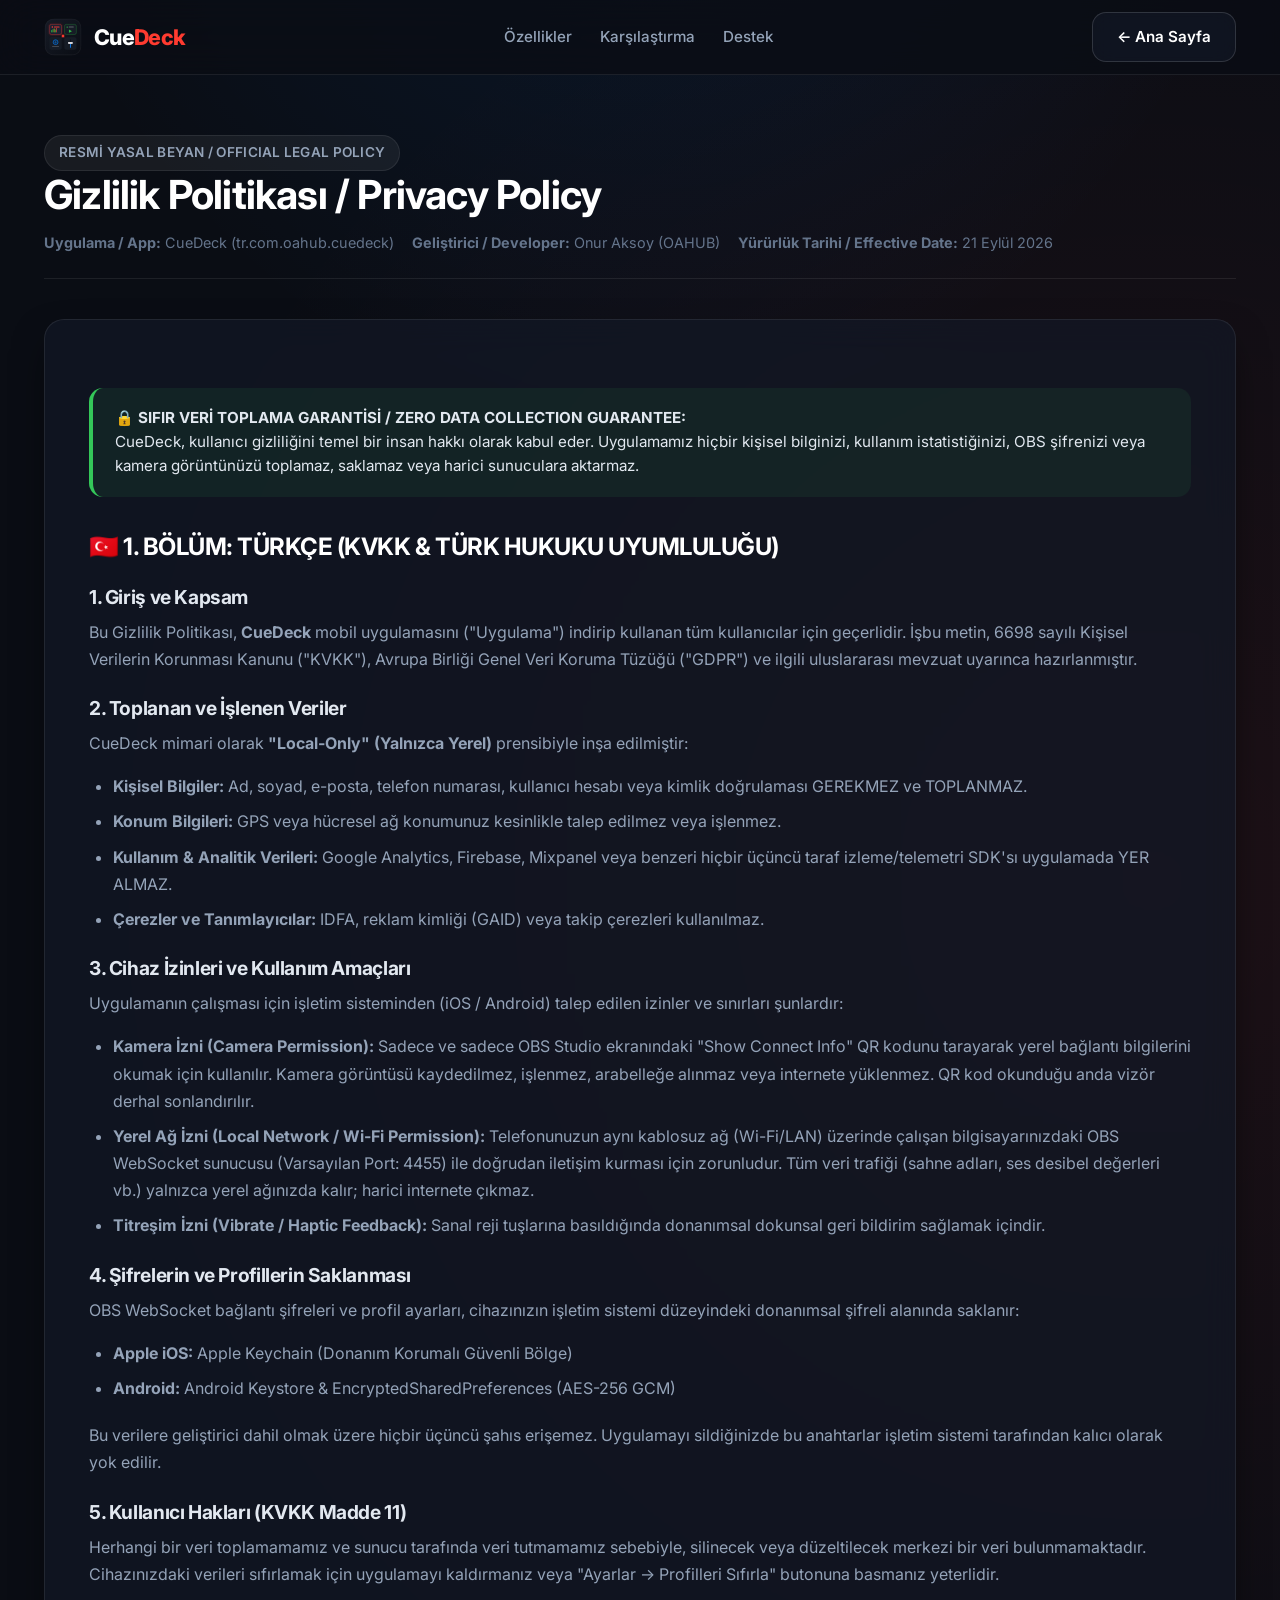
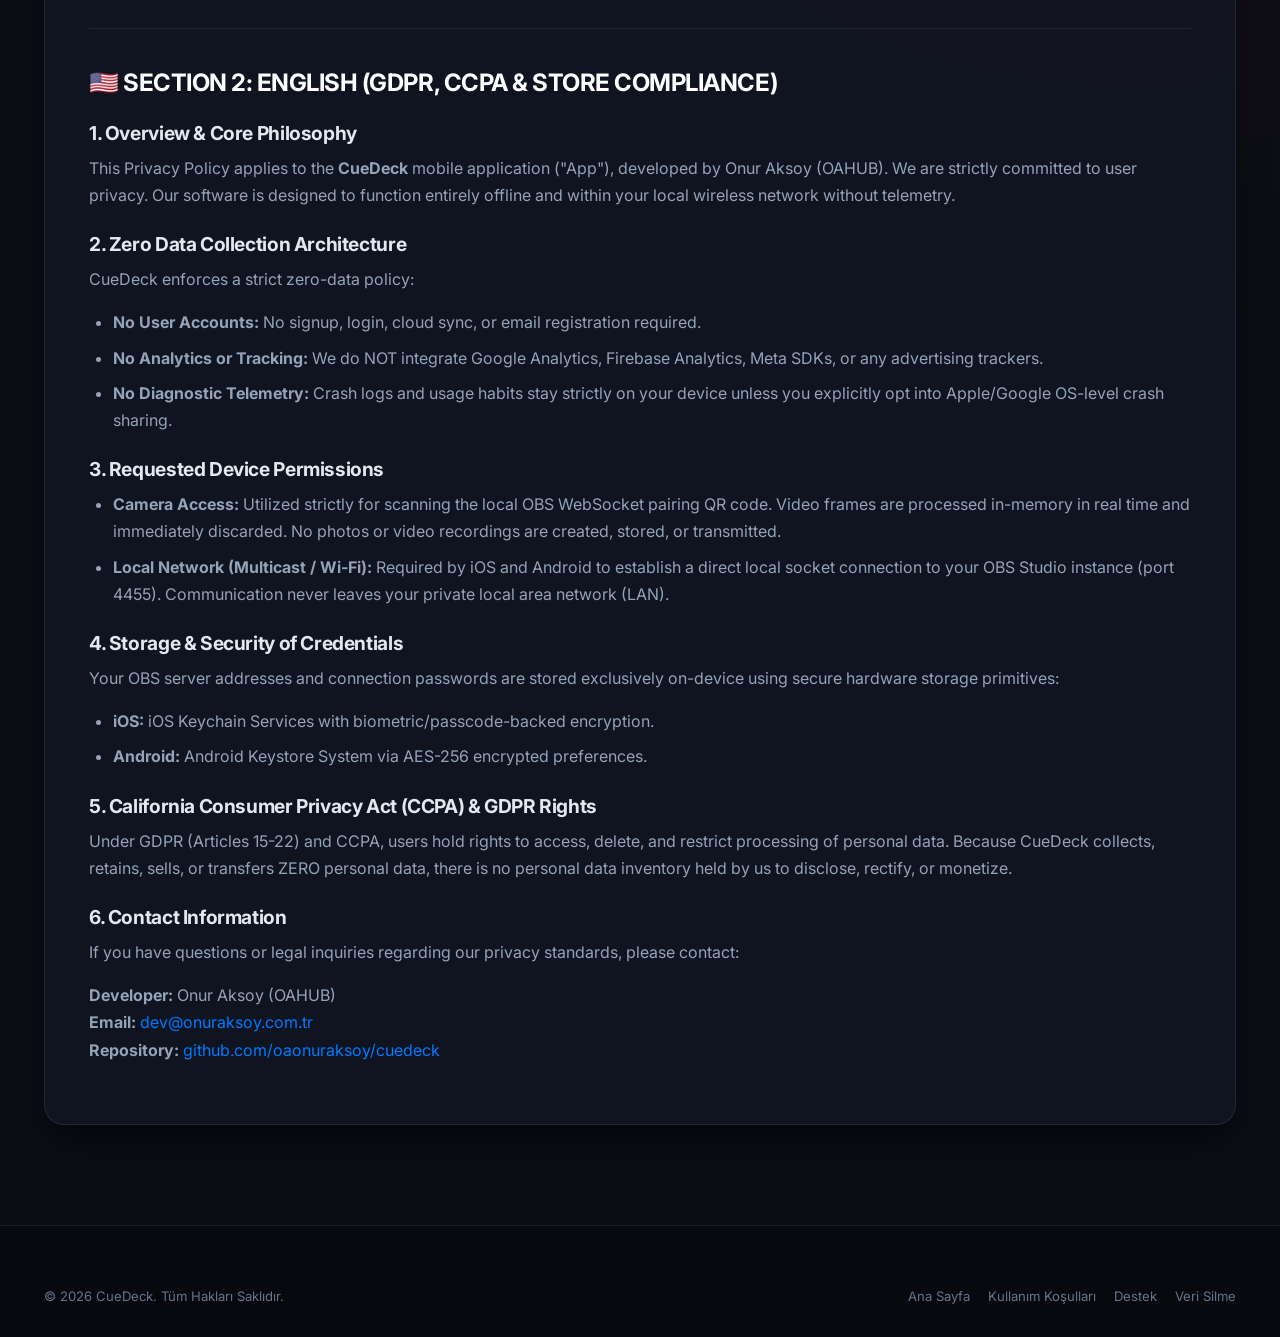
<file: privacy.html>
<!DOCTYPE html>
<html lang="tr">
<head>
  <meta charset="UTF-8">
  <meta name="viewport" content="width=device-width, initial-scale=1.0">
  <title>Gizlilik Politikası (Privacy Policy) — CueDeck</title>
  
  <meta name="description" content="CueDeck Gizlilik Politikası. Sıfır veri toplama, yerel ağ iletişimi, GDPR, KVKK ve CCPA uyumluluk detayları.">
  <meta name="theme-color" content="#0A0D14">
  <link rel="canonical" href="https://oaonuraksoy.github.io/cuedeck/privacy.html">

  <!-- Open Graph / Facebook -->
  <meta property="og:type" content="website">
  <meta property="og:url" content="https://oaonuraksoy.github.io/cuedeck/privacy.html">
  <meta property="og:title" content="Gizlilik Politikası (Privacy Policy) — CueDeck">
  <meta property="og:description" content="CueDeck Gizlilik Politikası. Sıfır veri toplama, yerel ağ iletişimi, GDPR, KVKK ve CCPA uyumluluk detayları.">
  <meta property="og:image" content="./assets/favicon.svg">

  <!-- Twitter -->
  <meta property="twitter:card" content="summary">
  <meta property="twitter:url" content="https://oaonuraksoy.github.io/cuedeck/privacy.html">
  <meta property="twitter:title" content="Gizlilik Politikası (Privacy Policy) — CueDeck">
  <meta property="twitter:description" content="CueDeck Gizlilik Politikası. Sıfır veri toplama ve yerel ağ güvenliği.">
  <meta property="twitter:image" content="./assets/favicon.svg">

  <link rel="icon" type="image/svg+xml" href="./assets/favicon.svg">
  <link rel="stylesheet" href="./css/style.css">

  <!-- JSON-LD Structured Data -->
  <script type="application/ld+json">
  {
    "@context": "https://schema.org",
    "@type": "WebPage",
    "name": "CueDeck Gizlilik Politikası / Privacy Policy",
    "url": "https://oaonuraksoy.github.io/cuedeck/privacy.html",
    "description": "Official privacy policy for CueDeck mobile application with zero data collection guarantee.",
    "publisher": {
      "@type": "Person",
      "name": "Onur Aksoy"
    },
    "inLanguage": ["tr", "en"]
  }
  </script>
</head>
<body>

  <!-- NAVBAR -->
  <header class="navbar">
    <div class="container nav-container">
      <a href="./index.html" class="brand-logo">
        <img src="./assets/favicon.svg" alt="CueDeck Logo" width="38" height="38">
        <span>Cue<span class="highlight">Deck</span></span>
      </a>

      <ul class="nav-links">
        <li><a href="./index.html#features">Özellikler</a></li>
        <li><a href="./index.html#compare">Karşılaştırma</a></li>
        <li><a href="./support.html">Destek</a></li>
      </ul>

      <div class="nav-actions">
        <a href="./index.html" class="btn btn-secondary">← Ana Sayfa</a>
      </div>
    </div>
  </header>

  <main class="legal-page">
    <div class="container">
      <div class="legal-header">
        <span class="badge badge-version">RESMİ YASAL BEYAN / OFFICIAL LEGAL POLICY</span>
        <h1>Gizlilik Politikası / Privacy Policy</h1>
        <div class="legal-meta">
          <span><strong>Uygulama / App:</strong> CueDeck (tr.com.oahub.cuedeck)</span>
          <span><strong>Geliştirici / Developer:</strong> Onur Aksoy (OAHUB)</span>
          <span><strong>Yürürlük Tarihi / Effective Date:</strong> 21 Eylül 2026</span>
        </div>
      </div>

      <div class="legal-box">
        <div class="legal-callout alert-green">
          <strong>🔒 SIFIR VERİ TOPLAMA GARANTİSİ / ZERO DATA COLLECTION GUARANTEE:</strong><br>
          CueDeck, kullanıcı gizliliğini temel bir insan hakkı olarak kabul eder. Uygulamamız hiçbir kişisel bilginizi, kullanım istatistiğinizi, OBS şifrenizi veya kamera görüntünüzü toplamaz, saklamaz veya harici sunuculara aktarmaz.
        </div>

        <!-- ==================== TÜRKÇE BÖLÜM ==================== -->
        <article class="legal-content">
          <h2>🇹🇷 1. BÖLÜM: TÜRKÇE (KVKK & TÜRK HUKUKU UYUMLULUĞU)</h2>

          <h3>1. Giriş ve Kapsam</h3>
          <p>
            Bu Gizlilik Politikası, <strong>CueDeck</strong> mobil uygulamasını ("Uygulama") indirip kullanan tüm kullanıcılar için geçerlidir. İşbu metin, 6698 sayılı Kişisel Verilerin Korunması Kanunu ("KVKK"), Avrupa Birliği Genel Veri Koruma Tüzüğü ("GDPR") ve ilgili uluslararası mevzuat uyarınca hazırlanmıştır.
          </p>

          <h3>2. Toplanan ve İşlenen Veriler</h3>
          <p>
            CueDeck mimari olarak <strong>"Local-Only" (Yalnızca Yerel)</strong> prensibiyle inşa edilmiştir:
          </p>
          <ul>
            <li><strong>Kişisel Bilgiler:</strong> Ad, soyad, e-posta, telefon numarası, kullanıcı hesabı veya kimlik doğrulaması GEREKMEZ ve TOPLANMAZ.</li>
            <li><strong>Konum Bilgileri:</strong> GPS veya hücresel ağ konumunuz kesinlikle talep edilmez veya işlenmez.</li>
            <li><strong>Kullanım & Analitik Verileri:</strong> Google Analytics, Firebase, Mixpanel veya benzeri hiçbir üçüncü taraf izleme/telemetri SDK'sı uygulamada YER ALMAZ.</li>
            <li><strong>Çerezler ve Tanımlayıcılar:</strong> IDFA, reklam kimliği (GAID) veya takip çerezleri kullanılmaz.</li>
          </ul>

          <h3>3. Cihaz İzinleri ve Kullanım Amaçları</h3>
          <p>Uygulamanın çalışması için işletim sisteminden (iOS / Android) talep edilen izinler ve sınırları şunlardır:</p>
          <ul>
            <li>
              <strong>Kamera İzni (Camera Permission):</strong> Sadece ve sadece OBS Studio ekranındaki "Show Connect Info" QR kodunu tarayarak yerel bağlantı bilgilerini okumak için kullanılır. Kamera görüntüsü kaydedilmez, işlenmez, arabelleğe alınmaz veya internete yüklenmez. QR kod okunduğu anda vizör derhal sonlandırılır.
            </li>
            <li>
              <strong>Yerel Ağ İzni (Local Network / Wi-Fi Permission):</strong> Telefonunuzun aynı kablosuz ağ (Wi-Fi/LAN) üzerinde çalışan bilgisayarınızdaki OBS WebSocket sunucusu (Varsayılan Port: 4455) ile doğrudan iletişim kurması için zorunludur. Tüm veri trafiği (sahne adları, ses desibel değerleri vb.) yalnızca yerel ağınızda kalır; harici internete çıkmaz.
            </li>
            <li>
              <strong>Titreşim İzni (Vibrate / Haptic Feedback):</strong> Sanal reji tuşlarına basıldığında donanımsal dokunsal geri bildirim sağlamak içindir.
            </li>
          </ul>

          <h3>4. Şifrelerin ve Profillerin Saklanması</h3>
          <p>
            OBS WebSocket bağlantı şifreleri ve profil ayarları, cihazınızın işletim sistemi düzeyindeki donanımsal şifreli alanında saklanır:
          </p>
          <ul>
            <li><strong>Apple iOS:</strong> Apple Keychain (Donanım Korumalı Güvenli Bölge)</li>
            <li><strong>Android:</strong> Android Keystore & EncryptedSharedPreferences (AES-256 GCM)</li>
          </ul>
          <p>
            Bu verilere geliştirici dahil olmak üzere hiçbir üçüncü şahıs erişemez. Uygulamayı sildiğinizde bu anahtarlar işletim sistemi tarafından kalıcı olarak yok edilir.
          </p>

          <h3>5. Kullanıcı Hakları (KVKK Madde 11)</h3>
          <p>
            Herhangi bir veri toplamamamız ve sunucu tarafında veri tutmamamız sebebiyle, silinecek veya düzeltilecek merkezi bir veri bulunmamaktadır. Cihazınızdaki verileri sıfırlamak için uygulamayı kaldırmanız veya "Ayarlar -> Profilleri Sıfırla" butonuna basmanız yeterlidir.
          </p>

          <hr style="border: 0; height: 1px; background: var(--border-subtle); margin: 40px 0;">

          <!-- ==================== ENGLISH SECTION ==================== -->
          <h2>🇺🇸 SECTION 2: ENGLISH (GDPR, CCPA & STORE COMPLIANCE)</h2>

          <h3>1. Overview & Core Philosophy</h3>
          <p>
            This Privacy Policy applies to the <strong>CueDeck</strong> mobile application ("App"), developed by Onur Aksoy (OAHUB). We are strictly committed to user privacy. Our software is designed to function entirely offline and within your local wireless network without telemetry.
          </p>

          <h3>2. Zero Data Collection Architecture</h3>
          <p>CueDeck enforces a strict zero-data policy:</p>
          <ul>
            <li><strong>No User Accounts:</strong> No signup, login, cloud sync, or email registration required.</li>
            <li><strong>No Analytics or Tracking:</strong> We do NOT integrate Google Analytics, Firebase Analytics, Meta SDKs, or any advertising trackers.</li>
            <li><strong>No Diagnostic Telemetry:</strong> Crash logs and usage habits stay strictly on your device unless you explicitly opt into Apple/Google OS-level crash sharing.</li>
          </ul>

          <h3>3. Requested Device Permissions</h3>
          <ul>
            <li>
              <strong>Camera Access:</strong> Utilized strictly for scanning the local OBS WebSocket pairing QR code. Video frames are processed in-memory in real time and immediately discarded. No photos or video recordings are created, stored, or transmitted.
            </li>
            <li>
              <strong>Local Network (Multicast / Wi-Fi):</strong> Required by iOS and Android to establish a direct local socket connection to your OBS Studio instance (port 4455). Communication never leaves your private local area network (LAN).
            </li>
          </ul>

          <h3>4. Storage & Security of Credentials</h3>
          <p>
            Your OBS server addresses and connection passwords are stored exclusively on-device using secure hardware storage primitives:
          </p>
          <ul>
            <li><strong>iOS:</strong> iOS Keychain Services with biometric/passcode-backed encryption.</li>
            <li><strong>Android:</strong> Android Keystore System via AES-256 encrypted preferences.</li>
          </ul>

          <h3>5. California Consumer Privacy Act (CCPA) & GDPR Rights</h3>
          <p>
            Under GDPR (Articles 15-22) and CCPA, users hold rights to access, delete, and restrict processing of personal data. Because CueDeck collects, retains, sells, or transfers ZERO personal data, there is no personal data inventory held by us to disclose, rectify, or monetize.
          </p>

          <h3>6. Contact Information</h3>
          <p>
            If you have questions or legal inquiries regarding our privacy standards, please contact:
          </p>
          <p>
            <strong>Developer:</strong> Onur Aksoy (OAHUB)<br>
            <strong>Email:</strong> <a href="mailto:dev@onuraksoy.com.tr" style="color: var(--accent-blue);">dev@onuraksoy.com.tr</a><br>
            <strong>Repository:</strong> <a href="https://github.com/oaonuraksoy/cuedeck" target="_blank" rel="noopener noreferrer" style="color: var(--accent-blue);">github.com/oaonuraksoy/cuedeck</a>
          </p>
        </article>
      </div>
    </div>
  </main>

  <!-- FOOTER -->
  <footer class="footer">
    <div class="container">
      <div class="footer-bottom" style="border: none; padding: 0;">
        <div>&copy; 2026 CueDeck. Tüm Hakları Saklıdır.</div>
        <div>
          <a href="./index.html" style="margin-right: 14px;">Ana Sayfa</a>
          <a href="./terms.html" style="margin-right: 14px;">Kullanım Koşulları</a>
          <a href="./support.html" style="margin-right: 14px;">Destek</a>
          <a href="./data-deletion.html">Veri Silme</a>
        </div>
      </div>
    </div>
  </footer>

</body>
</html>
</file>
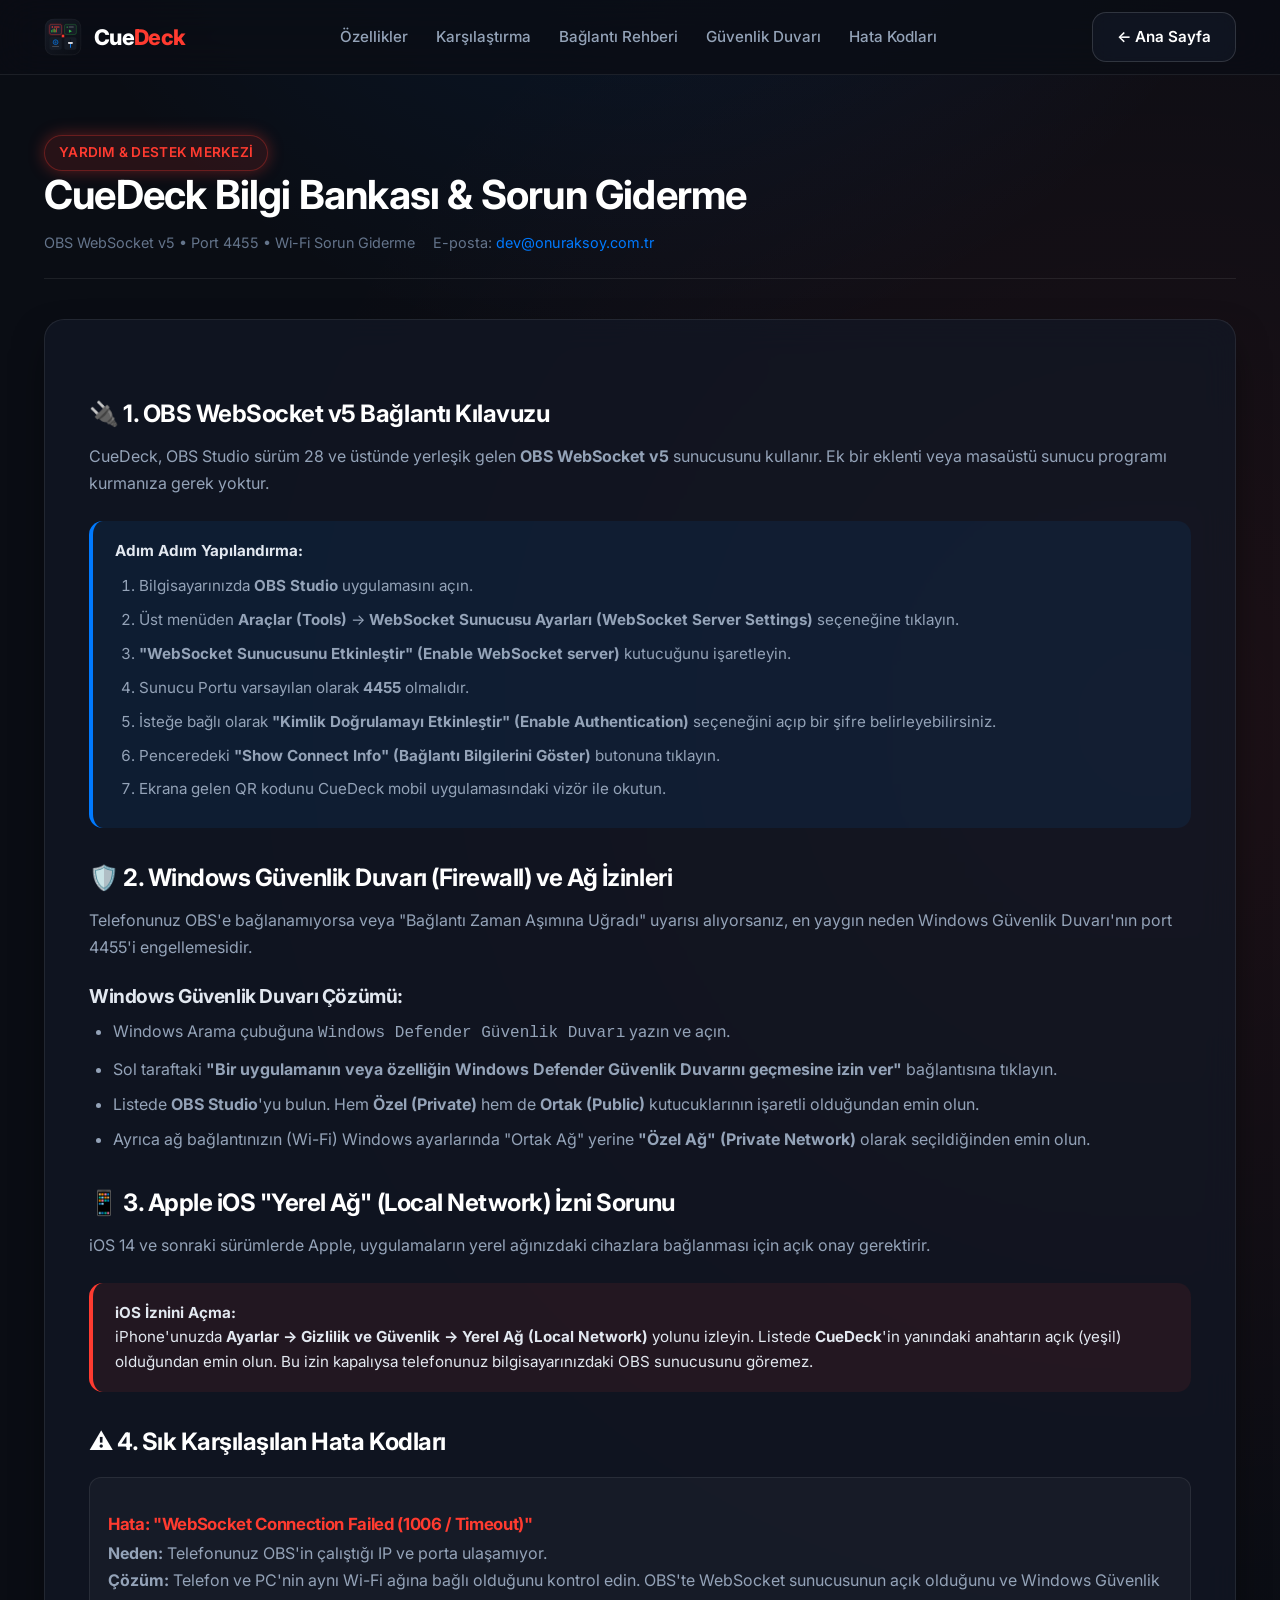
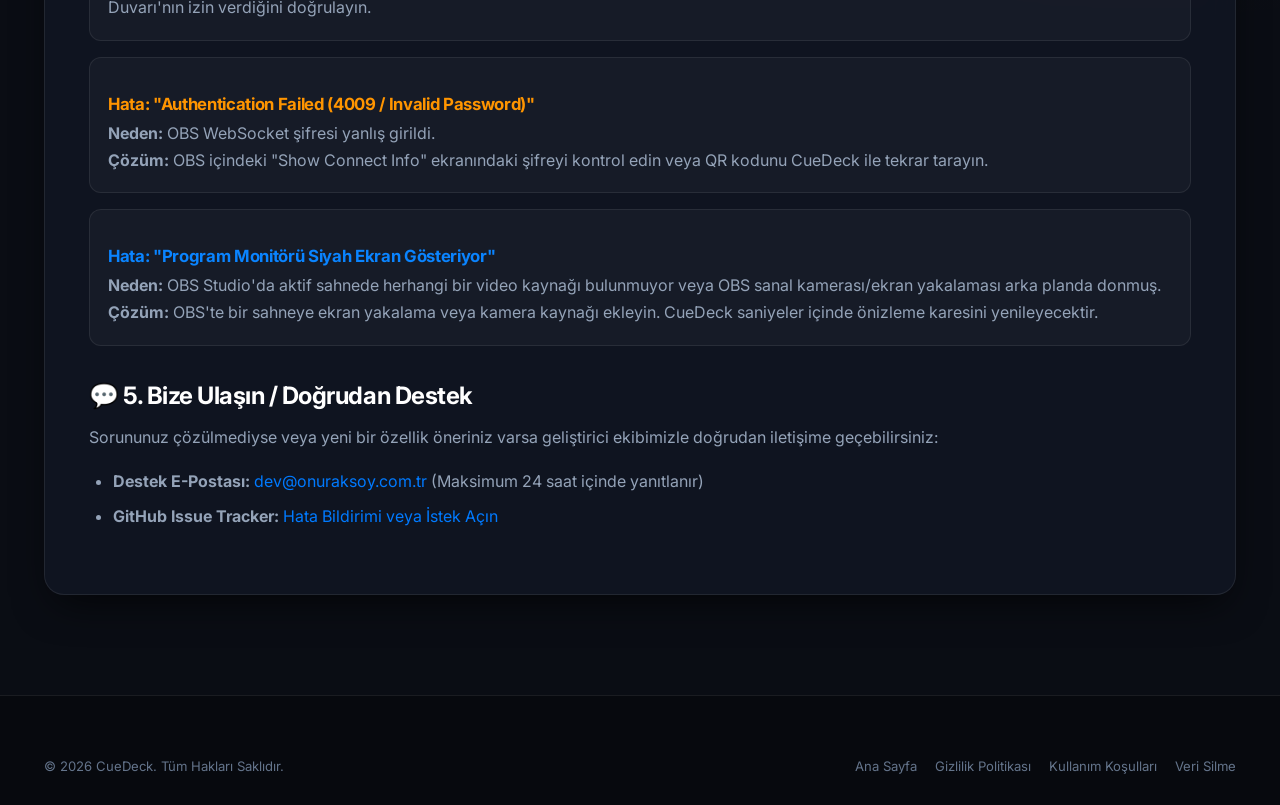
<file: support.html>
<!DOCTYPE html>
<html lang="tr">
<head>
  <meta charset="UTF-8">
  <meta name="viewport" content="width=device-width, initial-scale=1.0">
  <title>Destek & Sorun Giderme Merkezi (Help & Support) — CueDeck</title>
  
  <meta name="description" content="CueDeck yardım ve destek merkezi. OBS WebSocket v5 bağlantı rehberi, Windows Firewall ayarları, iOS yerel ağ izinleri ve hata çözümleri.">
  <meta name="theme-color" content="#0A0D14">
  <link rel="canonical" href="https://oaonuraksoy.github.io/cuedeck/support.html">

  <!-- Open Graph / Facebook -->
  <meta property="og:type" content="website">
  <meta property="og:url" content="https://oaonuraksoy.github.io/cuedeck/support.html">
  <meta property="og:title" content="Destek & Sorun Giderme Merkezi (Help & Support) — CueDeck">
  <meta property="og:description" content="CueDeck yardım ve destek merkezi. OBS WebSocket v5 bağlantı rehberi, Windows Firewall ayarları, iOS yerel ağ izinleri ve hata çözümleri.">
  <meta property="og:image" content="./assets/favicon.svg">

  <!-- Twitter -->
  <meta property="twitter:card" content="summary">
  <meta property="twitter:url" content="https://oaonuraksoy.github.io/cuedeck/support.html">
  <meta property="twitter:title" content="Destek & Sorun Giderme — CueDeck">
  <meta property="twitter:description" content="OBS WebSocket v5 bağlantı rehberi, Windows Firewall ayarları ve hata kodları.">
  <meta property="twitter:image" content="./assets/favicon.svg">

  <link rel="icon" type="image/svg+xml" href="./assets/favicon.svg">
  <link rel="stylesheet" href="./css/style.css">

  <!-- JSON-LD Structured Data (FAQPage) -->
  <script type="application/ld+json">
  {
    "@context": "https://schema.org",
    "@type": "FAQPage",
    "name": "CueDeck Destek ve Sorun Giderme Merkezi",
    "url": "https://oaonuraksoy.github.io/cuedeck/support.html",
    "mainEntity": [
      {
        "@type": "Question",
        "name": "OBS WebSocket sunucusunu nasıl aktif ederim?",
        "acceptedAnswer": {
          "@type": "Answer",
          "text": "OBS Studio menüsünden Araçlar -> WebSocket Sunucusu Ayarları seçeneğine girin, 'WebSocket Sunucusunu Etkinleştir' kutucuğunu işaretleyin (Varsayılan port 4455)."
        }
      },
      {
        "@type": "Question",
        "name": "WebSocket Connection Failed (1006 / Timeout) hatasını nasıl çözerim?",
        "acceptedAnswer": {
          "@type": "Answer",
          "text": "Telefonunuz ve bilgisayarınızın aynı Wi-Fi ağına bağlı olduğundan emin olun. Windows Defender Güvenlik Duvarında OBS Studio'nun Özel Ağlara erişimine izin verin."
        }
      },
      {
        "@type": "Question",
        "name": "iPhone'um OBS sunucusuna neden bağlanamıyor?",
        "acceptedAnswer": {
          "@type": "Answer",
          "text": "iOS Ayarlar -> Gizlilik ve Güvenlik -> Yerel Ağ (Local Network) menüsünden CueDeck uygulamasının yanındaki anahtarı açın."
        }
      }
    ]
  }
  </script>
</head>
<body>

  <!-- NAVBAR -->
  <header class="navbar">
    <div class="container nav-container">
      <a href="./index.html" class="brand-logo">
        <img src="./assets/favicon.svg" alt="CueDeck Logo" width="38" height="38">
        <span>Cue<span class="highlight">Deck</span></span>
      </a>

      <ul class="nav-links">
        <li><a href="./index.html#features">Özellikler</a></li>
        <li><a href="./index.html#compare">Karşılaştırma</a></li>
        <li><a href="#connection-guide">Bağlantı Rehberi</a></li>
        <li><a href="#firewall">Güvenlik Duvarı</a></li>
        <li><a href="#faq-errors">Hata Kodları</a></li>
      </ul>

      <div class="nav-actions">
        <a href="./index.html" class="btn btn-secondary">← Ana Sayfa</a>
      </div>
    </div>
  </header>

  <main class="legal-page">
    <div class="container">
      <div class="legal-header">
        <span class="badge badge-live">YARDIM & DESTEK MERKEZİ</span>
        <h1>CueDeck Bilgi Bankası & Sorun Giderme</h1>
        <div class="legal-meta">
          <span>OBS WebSocket v5 • Port 4455 • Wi-Fi Sorun Giderme</span>
          <span>E-posta: <a href="mailto:dev@onuraksoy.com.tr" style="color: var(--accent-blue);">dev@onuraksoy.com.tr</a></span>
        </div>
      </div>

      <div class="legal-box">
        <article class="legal-content">

          <!-- REHBER 1: OBS WEBSOCKET KURULUMU -->
          <h2 id="connection-guide">🔌 1. OBS WebSocket v5 Bağlantı Kılavuzu</h2>
          <p>
            CueDeck, OBS Studio sürüm 28 ve üstünde yerleşik gelen <strong>OBS WebSocket v5</strong> sunucusunu kullanır. Ek bir eklenti veya masaüstü sunucu programı kurmanıza gerek yoktur.
          </p>
          
          <div class="legal-callout">
            <strong>Adım Adım Yapılandırma:</strong>
            <ol style="margin-top: 10px; margin-bottom: 0;">
              <li>Bilgisayarınızda <strong>OBS Studio</strong> uygulamasını açın.</li>
              <li>Üst menüden <strong>Araçlar (Tools)</strong> -> <strong>WebSocket Sunucusu Ayarları (WebSocket Server Settings)</strong> seçeneğine tıklayın.</li>
              <li><strong>"WebSocket Sunucusunu Etkinleştir" (Enable WebSocket server)</strong> kutucuğunu işaretleyin.</li>
              <li>Sunucu Portu varsayılan olarak <strong>4455</strong> olmalıdır.</li>
              <li>İsteğe bağlı olarak <strong>"Kimlik Doğrulamayı Etkinleştir" (Enable Authentication)</strong> seçeneğini açıp bir şifre belirleyebilirsiniz.</li>
              <li>Penceredeki <strong>"Show Connect Info" (Bağlantı Bilgilerini Göster)</strong> butonuna tıklayın.</li>
              <li>Ekrana gelen QR kodunu CueDeck mobil uygulamasındaki vizör ile okutun.</li>
            </ol>
          </div>

          <!-- REHBER 2: GÜVENLİK DUVARI -->
          <h2 id="firewall">🛡️ 2. Windows Güvenlik Duvarı (Firewall) ve Ağ İzinleri</h2>
          <p>
            Telefonunuz OBS'e bağlanamıyorsa veya "Bağlantı Zaman Aşımına Uğradı" uyarısı alıyorsanız, en yaygın neden Windows Güvenlik Duvarı'nın port 4455'i engellemesidir.
          </p>

          <h3>Windows Güvenlik Duvarı Çözümü:</h3>
          <ul>
            <li>Windows Arama çubuğuna <code>Windows Defender Güvenlik Duvarı</code> yazın ve açın.</li>
            <li>Sol taraftaki <strong>"Bir uygulamanın veya özelliğin Windows Defender Güvenlik Duvarını geçmesine izin ver"</strong> bağlantısına tıklayın.</li>
            <li>Listede <strong>OBS Studio</strong>'yu bulun. Hem <strong>Özel (Private)</strong> hem de <strong>Ortak (Public)</strong> kutucuklarının işaretli olduğundan emin olun.</li>
            <li>Ayrıca ağ bağlantınızın (Wi-Fi) Windows ayarlarında "Ortak Ağ" yerine <strong>"Özel Ağ" (Private Network)</strong> olarak seçildiğinden emin olun.</li>
          </ul>

          <!-- REHBER 3: iOS YEREL AĞ İZNİ -->
          <h2>📱 3. Apple iOS "Yerel Ağ" (Local Network) İzni Sorunu</h2>
          <p>
            iOS 14 ve sonraki sürümlerde Apple, uygulamaların yerel ağınızdaki cihazlara bağlanması için açık onay gerektirir.
          </p>
          <div class="legal-callout alert-red">
            <strong>iOS İznini Açma:</strong><br>
            iPhone'unuzda <strong>Ayarlar -> Gizlilik ve Güvenlik -> Yerel Ağ (Local Network)</strong> yolunu izleyin. Listede <strong>CueDeck</strong>'in yanındaki anahtarın açık (yeşil) olduğundan emin olun. Bu izin kapalıysa telefonunuz bilgisayarınızdaki OBS sunucusunu göremez.
          </div>

          <!-- REHBER 4: HATA KODLARI VE ANLAMLARI -->
          <h2 id="faq-errors">⚠️ 4. Sık Karşılaşılan Hata Kodları</h2>

          <div style="display: flex; flex-direction: column; gap: 16px; margin: 20px 0;">
            <div style="background: rgba(255,255,255,0.03); border: 1px solid var(--border-subtle); border-radius: 12px; padding: 18px;">
              <h4 style="color: #FF3B30; margin-bottom: 6px;">Hata: "WebSocket Connection Failed (1006 / Timeout)"</h4>
              <p style="margin-bottom: 0;">
                <strong>Neden:</strong> Telefonunuz OBS'in çalıştığı IP ve porta ulaşamıyor.<br>
                <strong>Çözüm:</strong> Telefon ve PC'nin aynı Wi-Fi ağına bağlı olduğunu kontrol edin. OBS'te WebSocket sunucusunun açık olduğunu ve Windows Güvenlik Duvarı'nın izin verdiğini doğrulayın.
              </p>
            </div>

            <div style="background: rgba(255,255,255,0.03); border: 1px solid var(--border-subtle); border-radius: 12px; padding: 18px;">
              <h4 style="color: #FF9500; margin-bottom: 6px;">Hata: "Authentication Failed (4009 / Invalid Password)"</h4>
              <p style="margin-bottom: 0;">
                <strong>Neden:</strong> OBS WebSocket şifresi yanlış girildi.<br>
                <strong>Çözüm:</strong> OBS içindeki "Show Connect Info" ekranındaki şifreyi kontrol edin veya QR kodunu CueDeck ile tekrar tarayın.
              </p>
            </div>

            <div style="background: rgba(255,255,255,0.03); border: 1px solid var(--border-subtle); border-radius: 12px; padding: 18px;">
              <h4 style="color: #0A84FF; margin-bottom: 6px;">Hata: "Program Monitörü Siyah Ekran Gösteriyor"</h4>
              <p style="margin-bottom: 0;">
                <strong>Neden:</strong> OBS Studio'da aktif sahnede herhangi bir video kaynağı bulunmuyor veya OBS sanal kamerası/ekran yakalaması arka planda donmuş.<br>
                <strong>Çözüm:</strong> OBS'te bir sahneye ekran yakalama veya kamera kaynağı ekleyin. CueDeck saniyeler içinde önizleme karesini yenileyecektir.
              </p>
            </div>
          </div>

          <!-- DOĞRUDAN DESTEK KANALLARI -->
          <h2>💬 5. Bize Ulaşın / Doğrudan Destek</h2>
          <p>
            Sorununuz çözülmediyse veya yeni bir özellik öneriniz varsa geliştirici ekibimizle doğrudan iletişime geçebilirsiniz:
          </p>
          <ul>
            <li><strong>Destek E-Postası:</strong> <a href="mailto:dev@onuraksoy.com.tr" style="color: var(--accent-blue);">dev@onuraksoy.com.tr</a> (Maksimum 24 saat içinde yanıtlanır)</li>
            <li><strong>GitHub Issue Tracker:</strong> <a href="https://github.com/oaonuraksoy/cuedeck/issues" target="_blank" rel="noopener noreferrer" style="color: var(--accent-blue);">Hata Bildirimi veya İstek Açın</a></li>
          </ul>

        </article>
      </div>
    </div>
  </main>

  <!-- FOOTER -->
  <footer class="footer">
    <div class="container">
      <div class="footer-bottom" style="border: none; padding: 0;">
        <div>&copy; 2026 CueDeck. Tüm Hakları Saklıdır.</div>
        <div>
          <a href="./index.html" style="margin-right: 14px;">Ana Sayfa</a>
          <a href="./privacy.html" style="margin-right: 14px;">Gizlilik Politikası</a>
          <a href="./terms.html" style="margin-right: 14px;">Kullanım Koşulları</a>
          <a href="./data-deletion.html">Veri Silme</a>
        </div>
      </div>
    </div>
  </footer>

</body>
</html>
</file>
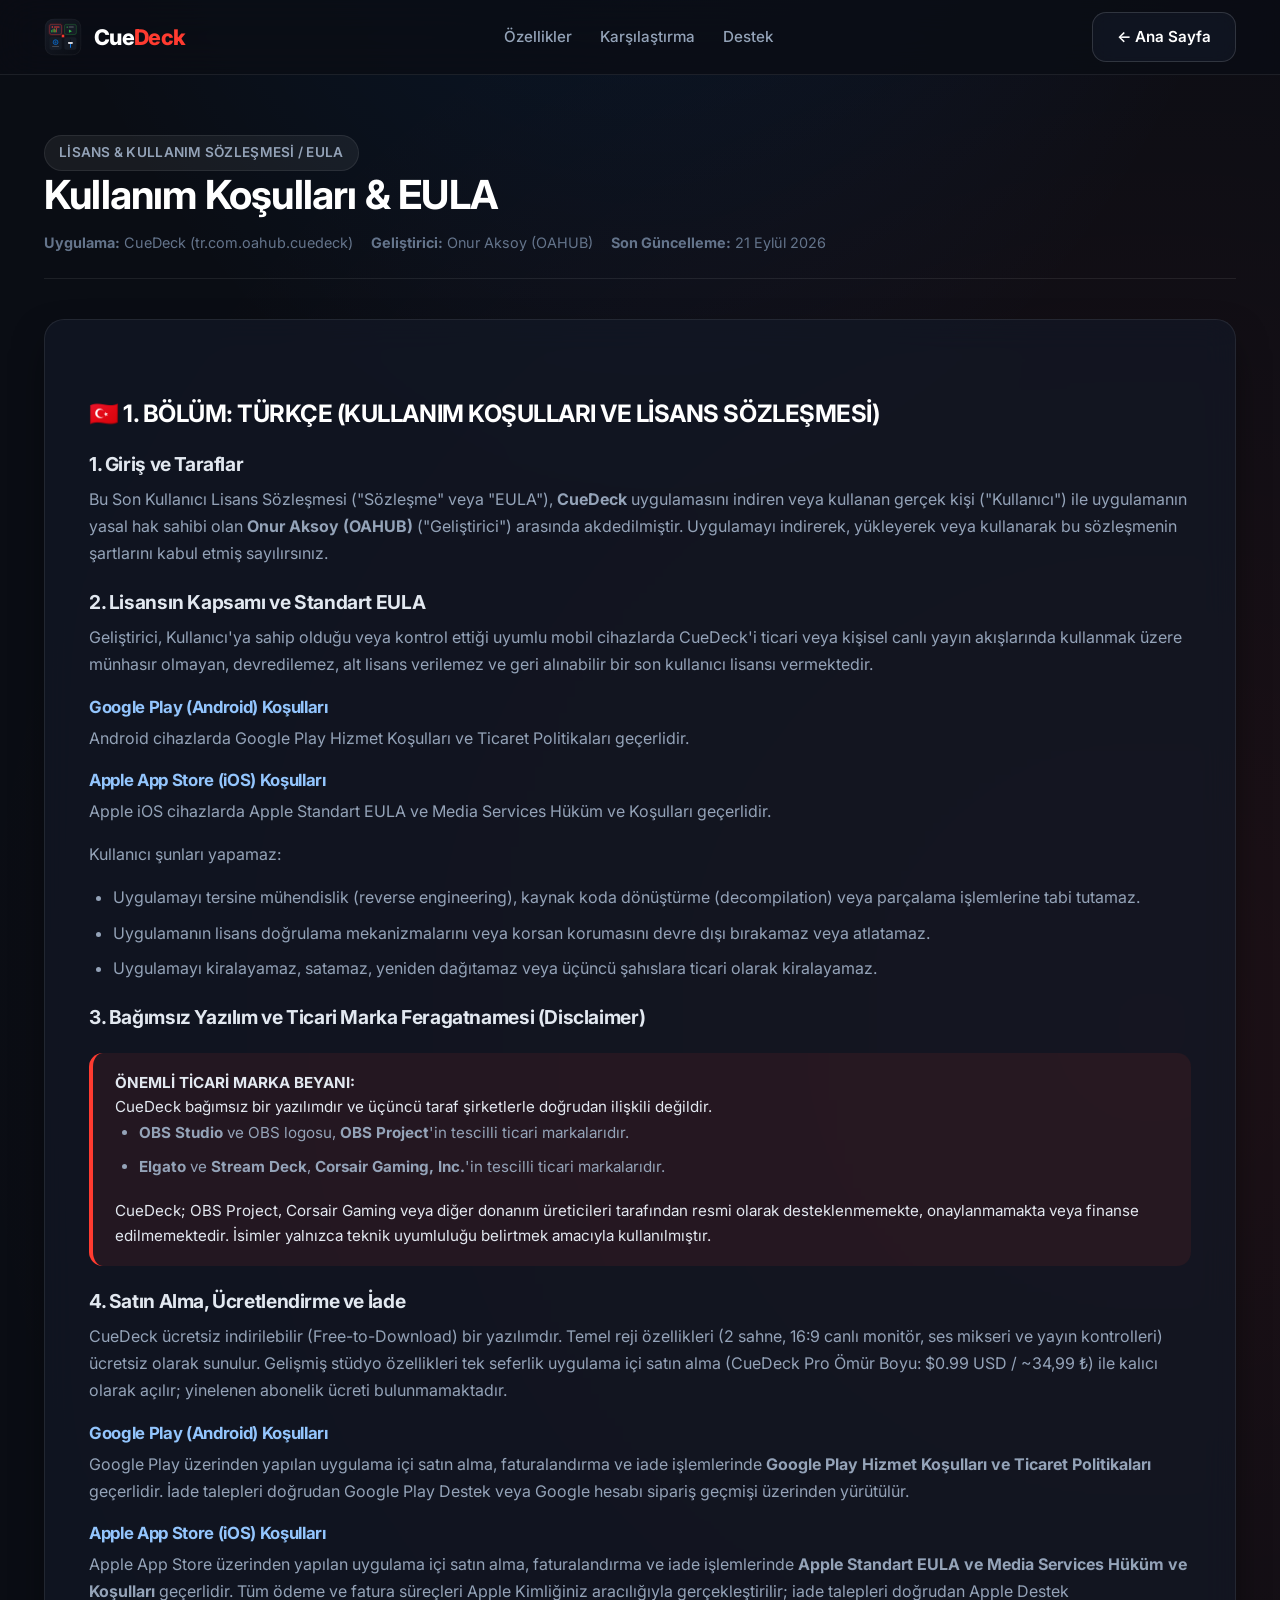
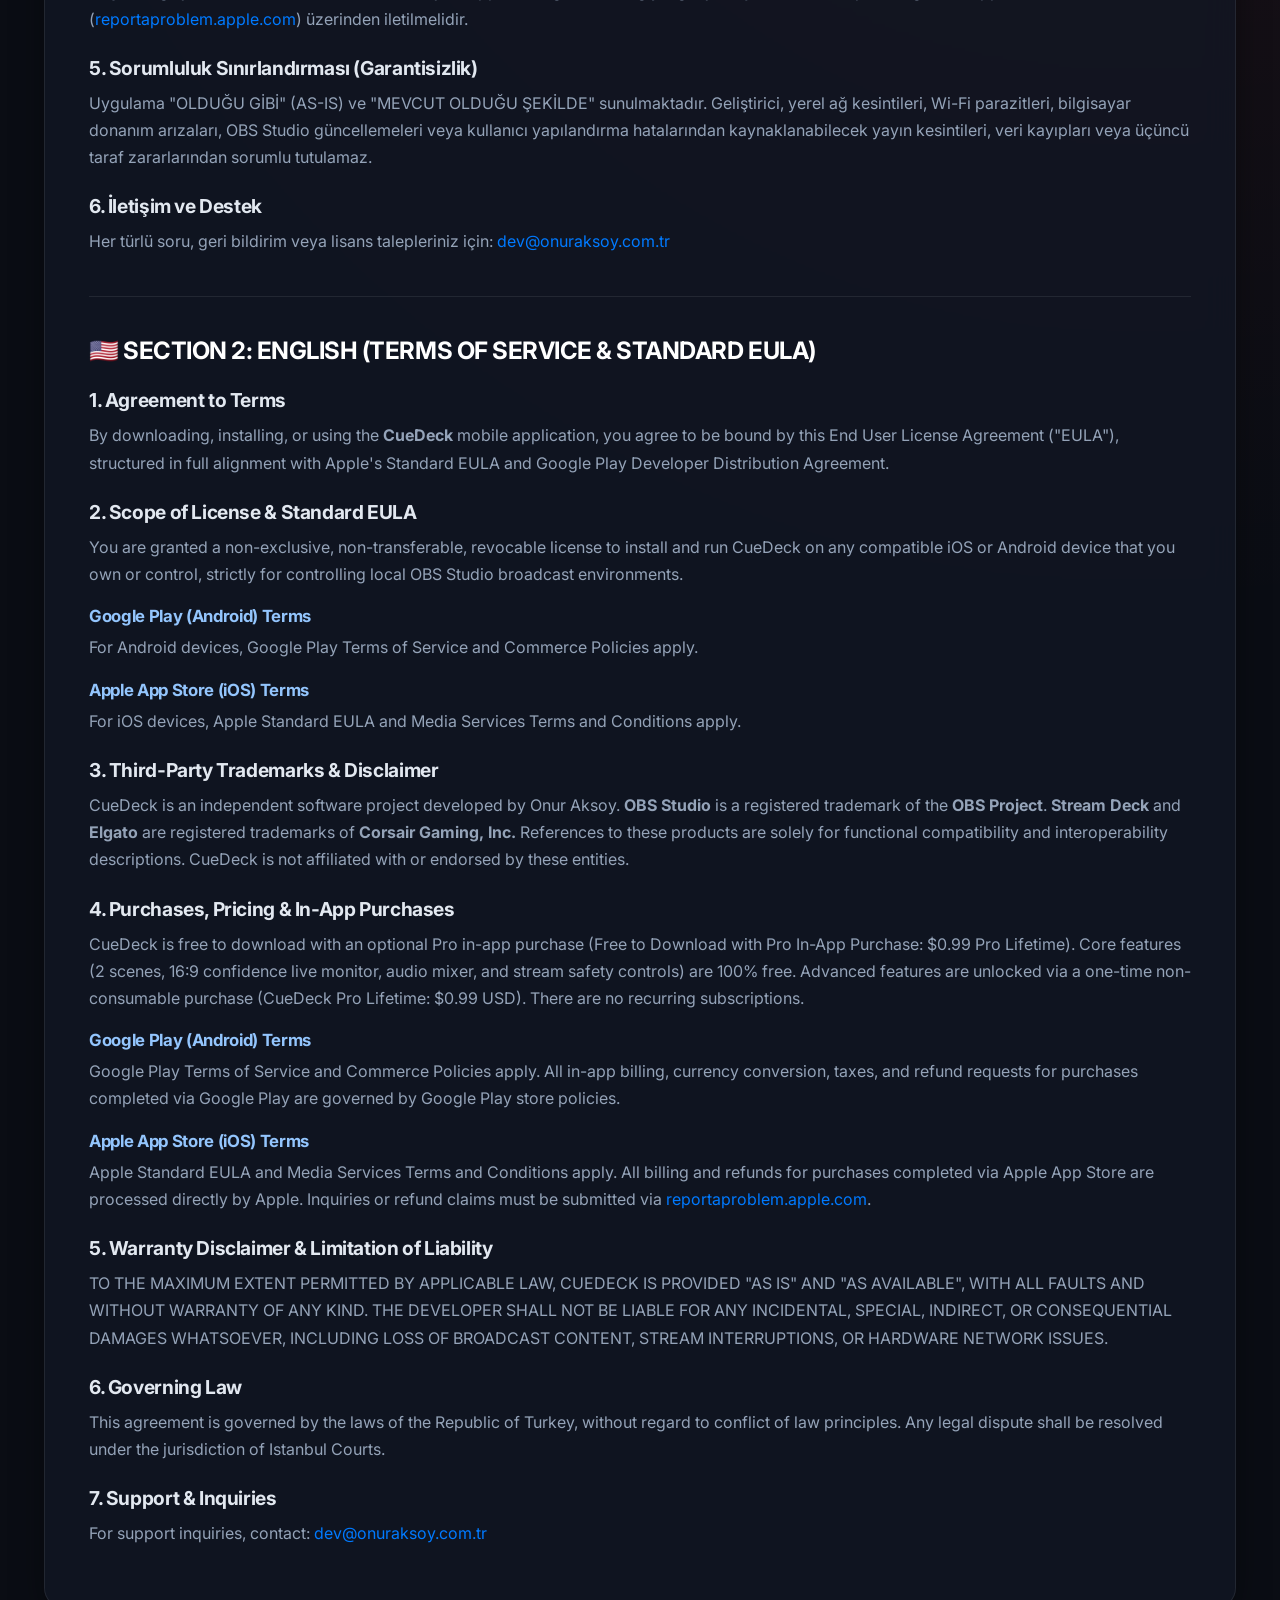
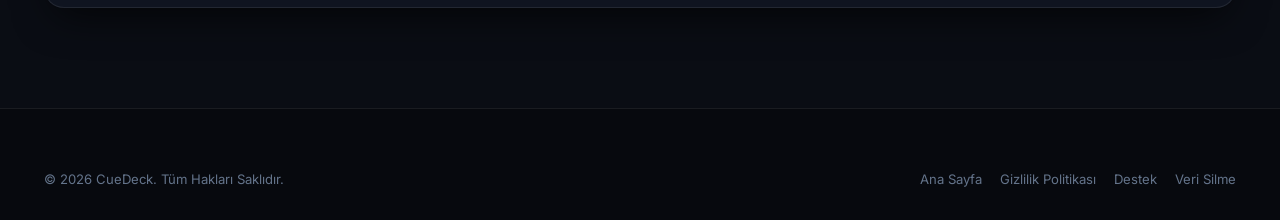
<file: terms.html>
<!DOCTYPE html>
<html lang="tr">
<head>
  <meta charset="UTF-8">
  <meta name="viewport" content="width=device-width, initial-scale=1.0">
  <title>Kullanım Koşulları & EULA (Terms of Service) — CueDeck</title>
  
  <meta name="description" content="CueDeck Kullanım Koşulları ve Son Kullanıcı Lisans Sözleşmesi (EULA). Apple ve Google Play lisans şartları.">
  <meta name="theme-color" content="#0A0D14">
  <link rel="canonical" href="https://oaonuraksoy.github.io/cuedeck/terms.html">

  <!-- Open Graph / Facebook -->
  <meta property="og:type" content="website">
  <meta property="og:url" content="https://oaonuraksoy.github.io/cuedeck/terms.html">
  <meta property="og:title" content="Kullanım Koşulları & EULA (Terms of Service) — CueDeck">
  <meta property="og:description" content="CueDeck Kullanım Koşulları ve Son Kullanıcı Lisans Sözleşmesi (EULA). Apple ve Google Play lisans şartları.">
  <meta property="og:image" content="./assets/favicon.svg">

  <!-- Twitter -->
  <meta property="twitter:card" content="summary">
  <meta property="twitter:url" content="https://oaonuraksoy.github.io/cuedeck/terms.html">
  <meta property="twitter:title" content="Kullanım Koşulları & EULA — CueDeck">
  <meta property="twitter:description" content="CueDeck Kullanım Koşulları ve Son Kullanıcı Lisans Sözleşmesi (EULA).">
  <meta property="twitter:image" content="./assets/favicon.svg">

  <link rel="icon" type="image/svg+xml" href="./assets/favicon.svg">
  <link rel="stylesheet" href="./css/style.css">

  <!-- JSON-LD Structured Data -->
  <script type="application/ld+json">
  {
    "@context": "https://schema.org",
    "@type": "WebPage",
    "name": "CueDeck Kullanım Koşulları & EULA / Terms of Service",
    "url": "https://oaonuraksoy.github.io/cuedeck/terms.html",
    "description": "Terms of Service and End User License Agreement for CueDeck mobile application.",
    "publisher": {
      "@type": "Person",
      "name": "Onur Aksoy"
    },
    "inLanguage": ["tr", "en"]
  }
  </script>
</head>
<body>

  <!-- NAVBAR -->
  <header class="navbar">
    <div class="container nav-container">
      <a href="./index.html" class="brand-logo">
        <img src="./assets/favicon.svg" alt="CueDeck Logo" width="38" height="38">
        <span>Cue<span class="highlight">Deck</span></span>
      </a>

      <ul class="nav-links">
        <li><a href="./index.html#features">Özellikler</a></li>
        <li><a href="./index.html#compare">Karşılaştırma</a></li>
        <li><a href="./support.html">Destek</a></li>
      </ul>

      <div class="nav-actions">
        <a href="./index.html" class="btn btn-secondary">← Ana Sayfa</a>
      </div>
    </div>
  </header>

  <main class="legal-page">
    <div class="container">
      <div class="legal-header">
        <span class="badge badge-version">LİSANS & KULLANIM SÖZLEŞMESİ / EULA</span>
        <h1>Kullanım Koşulları & EULA</h1>
        <div class="legal-meta">
          <span><strong>Uygulama:</strong> CueDeck (tr.com.oahub.cuedeck)</span>
          <span><strong>Geliştirici:</strong> Onur Aksoy (OAHUB)</span>
          <span><strong>Son Güncelleme:</strong> 21 Eylül 2026</span>
        </div>
      </div>

      <div class="legal-box">
        <!-- ==================== TÜRKÇE BÖLÜM ==================== -->
        <article class="legal-content">
          <h2>🇹🇷 1. BÖLÜM: TÜRKÇE (KULLANIM KOŞULLARI VE LİSANS SÖZLEŞMESİ)</h2>

          <h3>1. Giriş ve Taraflar</h3>
          <p>
            Bu Son Kullanıcı Lisans Sözleşmesi ("Sözleşme" veya "EULA"), <strong>CueDeck</strong> uygulamasını indiren veya kullanan gerçek kişi ("Kullanıcı") ile uygulamanın yasal hak sahibi olan <strong>Onur Aksoy (OAHUB)</strong> ("Geliştirici") arasında akdedilmiştir. Uygulamayı indirerek, yükleyerek veya kullanarak bu sözleşmenin şartlarını kabul etmiş sayılırsınız.
          </p>

          <h3>2. Lisansın Kapsamı ve Standart EULA</h3>
          <p>
            Geliştirici, Kullanıcı'ya sahip olduğu veya kontrol ettiği uyumlu mobil cihazlarda CueDeck'i ticari veya kişisel canlı yayın akışlarında kullanmak üzere münhasır olmayan, devredilemez, alt lisans verilemez ve geri alınabilir bir son kullanıcı lisansı vermektedir.
          </p>

          <h4>Google Play (Android) Koşulları</h4>
          <p>
            Android cihazlarda Google Play Hizmet Koşulları ve Ticaret Politikaları geçerlidir.
          </p>

          <h4>Apple App Store (iOS) Koşulları</h4>
          <p>
            Apple iOS cihazlarda Apple Standart EULA ve Media Services Hüküm ve Koşulları geçerlidir.
          </p>
          <p>Kullanıcı şunları yapamaz:</p>
          <ul>
            <li>Uygulamayı tersine mühendislik (reverse engineering), kaynak koda dönüştürme (decompilation) veya parçalama işlemlerine tabi tutamaz.</li>
            <li>Uygulamanın lisans doğrulama mekanizmalarını veya korsan korumasını devre dışı bırakamaz veya atlatamaz.</li>
            <li>Uygulamayı kiralayamaz, satamaz, yeniden dağıtamaz veya üçüncü şahıslara ticari olarak kiralayamaz.</li>
          </ul>

          <h3>3. Bağımsız Yazılım ve Ticari Marka Feragatnamesi (Disclaimer)</h3>
          <div class="legal-callout alert-red">
            <strong>ÖNEMLİ TİCARİ MARKA BEYANI:</strong><br>
            CueDeck bağımsız bir yazılımdır ve üçüncü taraf şirketlerle doğrudan ilişkili değildir.
            <ul>
              <li><strong>OBS Studio</strong> ve OBS logosu, <strong>OBS Project</strong>'in tescilli ticari markalarıdır.</li>
              <li><strong>Elgato</strong> ve <strong>Stream Deck</strong>, <strong>Corsair Gaming, Inc.</strong>'in tescilli ticari markalarıdır.</li>
            </ul>
            CueDeck; OBS Project, Corsair Gaming veya diğer donanım üreticileri tarafından resmi olarak desteklenmemekte, onaylanmamakta veya finanse edilmemektedir. İsimler yalnızca teknik uyumluluğu belirtmek amacıyla kullanılmıştır.
          </div>

          <h3>4. Satın Alma, Ücretlendirme ve İade</h3>
          <p>
            CueDeck ücretsiz indirilebilir (Free-to-Download) bir yazılımdır. Temel reji özellikleri (2 sahne, 16:9 canlı monitör, ses mikseri ve yayın kontrolleri) ücretsiz olarak sunulur. Gelişmiş stüdyo özellikleri tek seferlik uygulama içi satın alma (CueDeck Pro Ömür Boyu: $0.99 USD / ~34,99 ₺) ile kalıcı olarak açılır; yinelenen abonelik ücreti bulunmamaktadır.
          </p>

          <h4>Google Play (Android) Koşulları</h4>
          <p>
            Google Play üzerinden yapılan uygulama içi satın alma, faturalandırma ve iade işlemlerinde <strong>Google Play Hizmet Koşulları ve Ticaret Politikaları</strong> geçerlidir. İade talepleri doğrudan Google Play Destek veya Google hesabı sipariş geçmişi üzerinden yürütülür.
          </p>

          <h4>Apple App Store (iOS) Koşulları</h4>
          <p>
            Apple App Store üzerinden yapılan uygulama içi satın alma, faturalandırma ve iade işlemlerinde <strong>Apple Standart EULA ve Media Services Hüküm ve Koşulları</strong> geçerlidir. Tüm ödeme ve fatura süreçleri Apple Kimliğiniz aracılığıyla gerçekleştirilir; iade talepleri doğrudan Apple Destek (<a href="https://reportaproblem.apple.com" target="_blank" rel="noopener noreferrer" style="color: var(--accent-blue);">reportaproblem.apple.com</a>) üzerinden iletilmelidir.
          </p>

          <h3>5. Sorumluluk Sınırlandırması (Garantisizlik)</h3>
          <p>
            Uygulama "OLDUĞU GİBİ" (AS-IS) ve "MEVCUT OLDUĞU ŞEKİLDE" sunulmaktadır. Geliştirici, yerel ağ kesintileri, Wi-Fi parazitleri, bilgisayar donanım arızaları, OBS Studio güncellemeleri veya kullanıcı yapılandırma hatalarından kaynaklanabilecek yayın kesintileri, veri kayıpları veya üçüncü taraf zararlarından sorumlu tutulamaz.
          </p>

          <h3>6. İletişim ve Destek</h3>
          <p>
            Her türlü soru, geri bildirim veya lisans talepleriniz için: <a href="mailto:dev@onuraksoy.com.tr" style="color: var(--accent-blue);">dev@onuraksoy.com.tr</a>
          </p>

          <hr style="border: 0; height: 1px; background: var(--border-subtle); margin: 40px 0;">

          <!-- ==================== ENGLISH SECTION ==================== -->
          <h2>🇺🇸 SECTION 2: ENGLISH (TERMS OF SERVICE & STANDARD EULA)</h2>

          <h3>1. Agreement to Terms</h3>
          <p>
            By downloading, installing, or using the <strong>CueDeck</strong> mobile application, you agree to be bound by this End User License Agreement ("EULA"), structured in full alignment with Apple's Standard EULA and Google Play Developer Distribution Agreement.
          </p>

          <h3>2. Scope of License & Standard EULA</h3>
          <p>
            You are granted a non-exclusive, non-transferable, revocable license to install and run CueDeck on any compatible iOS or Android device that you own or control, strictly for controlling local OBS Studio broadcast environments.
          </p>

          <h4>Google Play (Android) Terms</h4>
          <p>
            For Android devices, Google Play Terms of Service and Commerce Policies apply.
          </p>

          <h4>Apple App Store (iOS) Terms</h4>
          <p>
            For iOS devices, Apple Standard EULA and Media Services Terms and Conditions apply.
          </p>

          <h3>3. Third-Party Trademarks & Disclaimer</h3>
          <p>
            CueDeck is an independent software project developed by Onur Aksoy. 
            <strong>OBS Studio</strong> is a registered trademark of the <strong>OBS Project</strong>. 
            <strong>Stream Deck</strong> and <strong>Elgato</strong> are registered trademarks of <strong>Corsair Gaming, Inc.</strong> 
            References to these products are solely for functional compatibility and interoperability descriptions. CueDeck is not affiliated with or endorsed by these entities.
          </p>

          <h3>4. Purchases, Pricing & In-App Purchases</h3>
          <p>
            CueDeck is free to download with an optional Pro in-app purchase (Free to Download with Pro In-App Purchase: $0.99 Pro Lifetime). Core features (2 scenes, 16:9 confidence live monitor, audio mixer, and stream safety controls) are 100% free. Advanced features are unlocked via a one-time non-consumable purchase (CueDeck Pro Lifetime: $0.99 USD). There are no recurring subscriptions.
          </p>

          <h4>Google Play (Android) Terms</h4>
          <p>
            Google Play Terms of Service and Commerce Policies apply. All in-app billing, currency conversion, taxes, and refund requests for purchases completed via Google Play are governed by Google Play store policies.
          </p>

          <h4>Apple App Store (iOS) Terms</h4>
          <p>
            Apple Standard EULA and Media Services Terms and Conditions apply. All billing and refunds for purchases completed via Apple App Store are processed directly by Apple. Inquiries or refund claims must be submitted via <a href="https://reportaproblem.apple.com" target="_blank" rel="noopener noreferrer" style="color: var(--accent-blue);">reportaproblem.apple.com</a>.
          </p>

          <h3>5. Warranty Disclaimer & Limitation of Liability</h3>
          <p>
            TO THE MAXIMUM EXTENT PERMITTED BY APPLICABLE LAW, CUEDECK IS PROVIDED "AS IS" AND "AS AVAILABLE", WITH ALL FAULTS AND WITHOUT WARRANTY OF ANY KIND. THE DEVELOPER SHALL NOT BE LIABLE FOR ANY INCIDENTAL, SPECIAL, INDIRECT, OR CONSEQUENTIAL DAMAGES WHATSOEVER, INCLUDING LOSS OF BROADCAST CONTENT, STREAM INTERRUPTIONS, OR HARDWARE NETWORK ISSUES.
          </p>

          <h3>6. Governing Law</h3>
          <p>
            This agreement is governed by the laws of the Republic of Turkey, without regard to conflict of law principles. Any legal dispute shall be resolved under the jurisdiction of Istanbul Courts.
          </p>

          <h3>7. Support & Inquiries</h3>
          <p>
            For support inquiries, contact: <a href="mailto:dev@onuraksoy.com.tr" style="color: var(--accent-blue);">dev@onuraksoy.com.tr</a>
          </p>
        </article>
      </div>
    </div>
  </main>

  <!-- FOOTER -->
  <footer class="footer">
    <div class="container">
      <div class="footer-bottom" style="border: none; padding: 0;">
        <div>&copy; 2026 CueDeck. Tüm Hakları Saklıdır.</div>
        <div>
          <a href="./index.html" style="margin-right: 14px;">Ana Sayfa</a>
          <a href="./privacy.html" style="margin-right: 14px;">Gizlilik Politikası</a>
          <a href="./support.html" style="margin-right: 14px;">Destek</a>
          <a href="./data-deletion.html">Veri Silme</a>
        </div>
      </div>
    </div>
  </footer>

</body>
</html>
</file>
<file: css/style.css>
/* ===================================================================
   CUEDECK — ULTRA MODERN OLED STREAM DECK & BROADCAST CONTROLLER CSS
   Design System: OLED Black (#0A0D14), Obsidian Glass, Neon Tally
   =================================================================== */

@import url('https://fonts.googleapis.com/css2?family=Inter:wght@300;400;500;600;700;800&family=JetBrains+Mono:wght@400;600;700&display=swap');

:root {
  --bg-oled: #0A0D14;
  --bg-surface: #101522;
  --bg-surface-elevated: #151C2C;
  --bg-card: rgba(18, 24, 38, 0.72);
  --bg-glass: rgba(22, 30, 48, 0.55);
  
  --border-subtle: rgba(255, 255, 255, 0.08);
  --border-medium: rgba(255, 255, 255, 0.14);
  --border-bright: rgba(255, 255, 255, 0.24);

  --accent-red: #FF3B30;
  --accent-red-glow: rgba(255, 59, 48, 0.35);
  --accent-red-subtle: rgba(255, 59, 48, 0.12);

  --accent-green: #34C759;
  --accent-green-glow: rgba(52, 199, 89, 0.35);
  --accent-green-subtle: rgba(52, 199, 89, 0.12);

  --accent-blue: #007AFF;
  --accent-blue-hover: #0A84FF;
  --accent-blue-glow: rgba(0, 122, 255, 0.35);
  --accent-blue-subtle: rgba(0, 122, 255, 0.12);

  --accent-yellow: #FFD60A;
  --accent-orange: #FF9500;

  --text-primary: #FFFFFF;
  --text-secondary: #94A3B8;
  --text-muted: #64748B;
  --text-dark: #0A0D14;

  --font-sans: 'Inter', -apple-system, BlinkMacSystemFont, 'Segoe UI', Roboto, sans-serif;
  --font-mono: 'JetBrains Mono', monospace;

  --radius-sm: 8px;
  --radius-md: 14px;
  --radius-lg: 20px;
  --radius-xl: 32px;
  --radius-full: 9999px;

  --shadow-card: 0 16px 40px -12px rgba(0, 0, 0, 0.75);
  --shadow-glow-red: 0 0 30px rgba(255, 59, 48, 0.3);
  --shadow-glow-blue: 0 0 35px rgba(0, 122, 255, 0.28);
  
  --transition-fast: 0.15s cubic-bezier(0.4, 0, 0.2, 1);
  --transition-smooth: 0.3s cubic-bezier(0.16, 1, 0.3, 1);
  --max-width: 1240px;
}

/* RESET & BASE */
*, *::before, *::after {
  box-sizing: border-box;
  margin: 0;
  padding: 0;
}

html {
  scroll-behavior: smooth;
  color-scheme: dark;
  font-size: 16px;
}

body {
  background-color: var(--bg-oled);
  color: var(--text-primary);
  font-family: var(--font-sans);
  line-height: 1.6;
  overflow-x: hidden;
  -webkit-font-smoothing: antialiased;
  -moz-osx-font-smoothing: grayscale;
  background-image: 
    radial-gradient(ellipse 80% 50% at 50% -20%, rgba(0, 122, 255, 0.15), transparent 70%),
    radial-gradient(circle at 90% 30%, rgba(255, 59, 48, 0.08), transparent 45%);
}

a {
  color: inherit;
  text-decoration: none;
  transition: color var(--transition-fast);
}

img, svg {
  display: block;
  max-width: 100%;
}

button {
  font-family: inherit;
  cursor: pointer;
  border: none;
  background: none;
}

/* CONTAINER */
.container {
  width: 100%;
  max-width: var(--max-width);
  margin-left: auto;
  margin-right: auto;
  padding-left: 24px;
  padding-right: 24px;
}

/* TYPOGRAPHY */
h1, h2, h3, h4, h5, h6 {
  font-weight: 700;
  line-height: 1.2;
  color: var(--text-primary);
  letter-spacing: -0.02em;
}

.gradient-text-red {
  background: linear-gradient(135deg, #FFFFFF 20%, #FF3B30 100%);
  -webkit-background-clip: text;
  -webkit-text-fill-color: transparent;
}

.gradient-text-blue {
  background: linear-gradient(135deg, #FFFFFF 30%, #38BDF8 100%);
  -webkit-background-clip: text;
  -webkit-text-fill-color: transparent;
}

/* BADGES & PILLS */
.badge {
  display: inline-flex;
  align-items: center;
  gap: 8px;
  padding: 6px 14px;
  border-radius: var(--radius-full);
  font-size: 0.85rem;
  font-weight: 600;
  letter-spacing: 0.02em;
  text-transform: uppercase;
}

.badge-live {
  background: var(--accent-red-subtle);
  color: var(--accent-red);
  border: 1px solid rgba(255, 59, 48, 0.3);
  box-shadow: 0 0 16px var(--accent-red-glow);
}

.badge-live .pulse-dot {
  width: 8px;
  height: 8px;
  border-radius: 50%;
  background: var(--accent-red);
  box-shadow: 0 0 8px var(--accent-red);
  animation: pulse-live 1.5s infinite ease-in-out;
}

@keyframes pulse-live {
  0%, 100% { opacity: 1; transform: scale(1); }
  50% { opacity: 0.4; transform: scale(0.85); }
}

.badge-version {
  background: rgba(255, 255, 255, 0.06);
  color: var(--text-secondary);
  border: 1px solid var(--border-subtle);
}

/* NAVBAR */
.navbar {
  position: sticky;
  top: 0;
  z-index: 100;
  backdrop-filter: blur(20px);
  -webkit-backdrop-filter: blur(20px);
  background: rgba(10, 13, 20, 0.8);
  border-bottom: 1px solid var(--border-subtle);
  transition: all var(--transition-smooth);
}

.navbar .nav-container {
  display: flex;
  align-items: center;
  justify-content: space-between;
  height: 74px;
}

.brand-logo {
  display: flex;
  align-items: center;
  gap: 12px;
  font-size: 1.35rem;
  font-weight: 800;
  letter-spacing: -0.03em;
}

.brand-logo img, .brand-logo svg {
  width: 38px;
  height: 38px;
  border-radius: 10px;
}

.brand-logo span.highlight {
  color: var(--accent-red);
}

.nav-links {
  display: flex;
  align-items: center;
  gap: 28px;
  list-style: none;
}

.nav-links a {
  font-size: 0.95rem;
  font-weight: 500;
  color: var(--text-secondary);
}

.nav-links a:hover, .nav-links a.active {
  color: var(--text-primary);
}

.nav-actions {
  display: flex;
  align-items: center;
  gap: 14px;
}

/* LANGUAGE SWITCHER */
.lang-switcher {
  display: flex;
  background: rgba(255, 255, 255, 0.06);
  border: 1px solid var(--border-subtle);
  border-radius: var(--radius-full);
  padding: 3px;
}

.lang-btn {
  padding: 4px 10px;
  font-size: 0.8rem;
  font-weight: 700;
  color: var(--text-muted);
  border-radius: var(--radius-full);
  transition: all var(--transition-fast);
}

.lang-btn.active {
  background: var(--accent-blue);
  color: #FFFFFF;
  box-shadow: 0 0 12px var(--accent-blue-glow);
}

/* BUTTONS */
.btn {
  display: inline-flex;
  align-items: center;
  justify-content: center;
  gap: 10px;
  padding: 12px 24px;
  border-radius: var(--radius-md);
  font-size: 0.95rem;
  font-weight: 600;
  transition: all var(--transition-smooth);
  text-align: center;
}

.btn-primary {
  background: linear-gradient(135deg, #0A84FF, #0056B3);
  color: #FFFFFF;
  border: 1px solid rgba(255, 255, 255, 0.2);
  box-shadow: 0 8px 24px -6px var(--accent-blue-glow);
}

.btn-primary:hover {
  transform: translateY(-2px);
  box-shadow: 0 12px 28px -4px var(--accent-blue-glow);
  background: linear-gradient(135deg, #2893FF, #0066D6);
}

.btn-secondary {
  background: var(--bg-card);
  color: var(--text-primary);
  border: 1px solid var(--border-medium);
  backdrop-filter: blur(12px);
}

.btn-secondary:hover {
  background: var(--bg-surface-elevated);
  border-color: var(--border-bright);
  transform: translateY(-2px);
}

.btn-red {
  background: linear-gradient(135deg, #FF3B30, #D70015);
  color: #FFFFFF;
  box-shadow: 0 8px 24px -6px var(--accent-red-glow);
}

.btn-red:hover {
  transform: translateY(-2px);
  box-shadow: 0 12px 28px -4px var(--accent-red-glow);
}

/* MOBILE TOGGLE */
.mobile-menu-toggle {
  display: none;
  flex-direction: column;
  justify-content: center;
  gap: 5px;
  width: 36px;
  height: 36px;
  background: none;
  border: none;
  cursor: pointer;
}

.mobile-menu-toggle span {
  display: block;
  height: 2px;
  width: 22px;
  background-color: var(--text-primary);
  border-radius: 2px;
  transition: 0.3s;
}

/* HERO SECTION */
.hero {
  position: relative;
  padding: 70px 0 100px;
  overflow: hidden;
}

.hero-grid {
  display: grid;
  grid-template-columns: 1.15fr 1fr;
  gap: 60px;
  align-items: center;
}

.hero-content {
  display: flex;
  flex-direction: column;
  gap: 24px;
}

.hero-title {
  font-size: 3.2rem;
  font-weight: 800;
  line-height: 1.12;
  letter-spacing: -0.035em;
}

.hero-subtitle {
  font-size: 1.2rem;
  color: var(--text-secondary);
  line-height: 1.6;
}

.hero-badges-row {
  display: flex;
  flex-wrap: wrap;
  gap: 12px;
}

.hero-cta-group {
  display: flex;
  flex-wrap: wrap;
  gap: 16px;
  margin-top: 12px;
}

/* APP STORE BADGES */
.store-badges {
  display: flex;
  flex-wrap: wrap;
  gap: 14px;
  margin-top: 8px;
}

.store-badge-link {
  display: inline-flex;
  align-items: center;
  gap: 12px;
  padding: 10px 20px;
  background: rgba(18, 24, 38, 0.85);
  border: 1px solid var(--border-medium);
  border-radius: var(--radius-md);
  color: #FFFFFF;
  backdrop-filter: blur(16px);
  transition: all var(--transition-smooth);
}

.store-badge-link:hover {
  transform: translateY(-3px);
  border-color: rgba(255, 255, 255, 0.35);
  background: rgba(28, 36, 56, 0.95);
  box-shadow: 0 10px 25px -5px rgba(0, 0, 0, 0.5);
}

.store-badge-link svg {
  width: 26px;
  height: 26px;
  fill: currentColor;
}

.store-badge-text {
  display: flex;
  flex-direction: column;
  text-align: left;
}

.store-badge-text span.small {
  font-size: 0.7rem;
  text-transform: uppercase;
  letter-spacing: 0.05em;
  color: var(--text-secondary);
}

.store-badge-text span.big {
  font-size: 1.05rem;
  font-weight: 700;
  line-height: 1.15;
}

.hero-highlights {
  display: flex;
  gap: 28px;
  padding-top: 18px;
  border-top: 1px solid var(--border-subtle);
  color: var(--text-secondary);
  font-size: 0.9rem;
}

.hero-highlight-item {
  display: flex;
  align-items: center;
  gap: 8px;
}

.hero-highlight-item svg {
  width: 18px;
  height: 18px;
  color: var(--accent-green);
}

/* ===================================================================
   HERO MOCKUP: THE INTERACTIVE VIRTUAL STREAM DECK CONSOLE
   =================================================================== */
.hero-mockup-wrapper {
  position: relative;
  display: flex;
  justify-content: center;
}

.mockup-glow {
  position: absolute;
  top: 50%;
  left: 50%;
  transform: translate(-50%, -50%);
  width: 90%;
  height: 90%;
  background: radial-gradient(circle, rgba(0, 122, 255, 0.25) 0%, rgba(255, 59, 48, 0.15) 50%, transparent 80%);
  filter: blur(60px);
  z-index: 1;
  pointer-events: none;
}

.console-chassis {
  position: relative;
  z-index: 2;
  width: 100%;
  max-width: 440px;
  background: linear-gradient(145deg, #182030, #0A0D14);
  border: 2px solid rgba(255, 255, 255, 0.15);
  border-radius: 40px;
  padding: 16px;
  box-shadow: 
    0 25px 60px -15px rgba(0, 0, 0, 0.9),
    inset 0 1px 2px rgba(255, 255, 255, 0.25);
}

.console-screen {
  background: #080B10;
  border-radius: 28px;
  padding: 16px;
  border: 1px solid var(--border-subtle);
  display: flex;
  flex-direction: column;
  gap: 14px;
}

/* Top Telemetry Header */
.mockup-header {
  display: flex;
  justify-content: space-between;
  align-items: center;
  padding-bottom: 10px;
  border-bottom: 1px solid var(--border-subtle);
  font-family: var(--font-mono);
  font-size: 0.75rem;
}

.mockup-header-left {
  display: flex;
  align-items: center;
  gap: 8px;
}

.mockup-rec-badge {
  background: #FF3B30;
  color: #FFFFFF;
  padding: 2px 7px;
  border-radius: 6px;
  font-weight: 700;
  display: flex;
  align-items: center;
  gap: 4px;
  animation: pulse-live 2s infinite ease-in-out;
}

.mockup-rec-badge::before {
  content: '';
  width: 6px;
  height: 6px;
  background: #FFFFFF;
  border-radius: 50%;
}

.mockup-header-right {
  display: flex;
  gap: 10px;
  color: var(--text-secondary);
}

/* Program Monitor 16:9 Screen */
.mockup-monitor {
  position: relative;
  width: 100%;
  aspect-ratio: 16 / 9;
  background: linear-gradient(135deg, #131A2A 0%, #0D111A 100%);
  border-radius: 14px;
  border: 1px solid rgba(255, 59, 48, 0.4);
  box-shadow: 0 0 20px rgba(255, 59, 48, 0.2);
  overflow: hidden;
  display: flex;
  align-items: center;
  justify-content: center;
}

.mockup-monitor-overlay {
  position: absolute;
  top: 8px;
  left: 8px;
  background: rgba(255, 59, 48, 0.9);
  color: #fff;
  font-size: 0.65rem;
  font-weight: 800;
  padding: 2px 8px;
  border-radius: 4px;
  letter-spacing: 0.05em;
}

.mockup-monitor-stats {
  position: absolute;
  bottom: 8px;
  right: 8px;
  background: rgba(0, 0, 0, 0.65);
  backdrop-filter: blur(4px);
  color: #34C759;
  font-family: var(--font-mono);
  font-size: 0.65rem;
  padding: 2px 6px;
  border-radius: 4px;
}

.mockup-monitor-art {
  display: flex;
  flex-direction: column;
  align-items: center;
  gap: 6px;
  color: var(--text-secondary);
}

.mockup-monitor-art svg {
  width: 32px;
  height: 32px;
  opacity: 0.6;
}

/* Scene Matrix (2x2 Quick Switch) */
.mockup-scenes-grid {
  display: grid;
  grid-template-columns: 1fr 1fr;
  gap: 10px;
}

.scene-pad {
  padding: 12px 10px;
  border-radius: 12px;
  background: #111724;
  border: 1px solid var(--border-subtle);
  display: flex;
  flex-direction: column;
  gap: 6px;
  transition: all var(--transition-fast);
  cursor: pointer;
  text-align: left;
}

.scene-pad:hover {
  transform: scale(1.02);
}

.scene-pad.live {
  background: #241416;
  border-color: #FF3B30;
  box-shadow: 0 0 16px rgba(255, 59, 48, 0.35);
}

.scene-pad.preview {
  background: #122418;
  border-color: #34C759;
  box-shadow: 0 0 14px rgba(52, 199, 89, 0.25);
}

.pad-top {
  display: flex;
  justify-content: space-between;
  align-items: center;
}

.pad-tally {
  width: 8px;
  height: 8px;
  border-radius: 50%;
}

.pad-tally.red {
  background: #FF3B30;
  box-shadow: 0 0 8px #FF3B30;
}

.pad-tally.green {
  background: #34C759;
  box-shadow: 0 0 8px #34C759;
}

.pad-title {
  font-size: 0.8rem;
  font-weight: 700;
  color: #FFFFFF;
}

.pad-sub {
  font-size: 0.68rem;
  color: var(--text-muted);
}

/* Audio VU Meter Strip (Interactive 60fps simulation) */
.mockup-audio-strip {
  background: #111724;
  border: 1px solid var(--border-subtle);
  border-radius: 12px;
  padding: 10px 12px;
  display: flex;
  flex-direction: column;
  gap: 8px;
}

.audio-header {
  display: flex;
  justify-content: space-between;
  font-size: 0.72rem;
  font-weight: 600;
  color: var(--text-secondary);
}

.vu-meter-bar-container {
  display: flex;
  align-items: center;
  gap: 8px;
}

.vu-meter-track {
  position: relative;
  flex: 1;
  height: 10px;
  background: #090C12;
  border-radius: 5px;
  overflow: hidden;
}

.vu-meter-fill {
  position: absolute;
  top: 0;
  left: 0;
  height: 100%;
  width: 78%;
  background: linear-gradient(90deg, #34C759 0%, #34C759 65%, #FFD60A 85%, #FF3B30 100%);
  border-radius: 5px;
  transition: width 0.08s ease-out;
}

.vu-db-text {
  font-family: var(--font-mono);
  font-size: 0.7rem;
  color: #34C759;
  min-width: 44px;
  text-align: right;
}

/* Quick Action Row (Slide to Confirm preview) */
.mockup-actions-row {
  display: flex;
  gap: 8px;
}

.mockup-btn {
  flex: 1;
  padding: 10px;
  border-radius: 10px;
  font-size: 0.75rem;
  font-weight: 700;
  display: flex;
  align-items: center;
  justify-content: center;
  gap: 6px;
  background: #182235;
  border: 1px solid var(--border-medium);
  color: #FFFFFF;
}

.mockup-btn.cut-btn {
  background: linear-gradient(135deg, #0A84FF, #0056B3);
  border-color: #0A84FF;
  box-shadow: 0 0 14px rgba(0, 122, 255, 0.4);
}

/* ===================================================================
   FEATURES SECTION: 6 CORE BROADCAST MODULES
   =================================================================== */
.section {
  padding: 90px 0;
  position: relative;
}

.section-header {
  text-align: center;
  max-width: 760px;
  margin: 0 auto 60px;
  display: flex;
  flex-direction: column;
  gap: 14px;
}

.section-subtitle {
  font-size: 1.15rem;
  color: var(--text-secondary);
}

.modules-grid {
  display: grid;
  grid-template-columns: repeat(3, 1fr);
  gap: 28px;
}

.module-card {
  position: relative;
  background: var(--bg-card);
  border: 1px solid var(--border-subtle);
  border-radius: var(--radius-lg);
  padding: 32px 28px;
  display: flex;
  flex-direction: column;
  gap: 16px;
  backdrop-filter: blur(16px);
  -webkit-backdrop-filter: blur(16px);
  transition: all var(--transition-smooth);
  overflow: hidden;
}

.module-card::before {
  content: '';
  position: absolute;
  top: 0;
  left: 0;
  right: 0;
  height: 2px;
  background: transparent;
  transition: background var(--transition-smooth);
}

.module-card:hover {
  transform: translateY(-6px);
  border-color: var(--border-bright);
  box-shadow: var(--shadow-card);
  background: rgba(22, 30, 48, 0.85);
}

.module-card:hover::before {
  background: linear-gradient(90deg, var(--accent-red), var(--accent-blue));
}

.module-icon-box {
  width: 54px;
  height: 54px;
  border-radius: 14px;
  background: rgba(255, 255, 255, 0.05);
  border: 1px solid var(--border-medium);
  display: flex;
  align-items: center;
  justify-content: center;
  color: var(--accent-blue);
  transition: all var(--transition-fast);
}

.module-card:hover .module-icon-box {
  background: var(--accent-blue-subtle);
  color: var(--accent-blue-hover);
  border-color: rgba(0, 122, 255, 0.4);
  box-shadow: 0 0 20px var(--accent-blue-glow);
}

.module-card.card-red:hover .module-icon-box {
  background: var(--accent-red-subtle);
  color: var(--accent-red);
  border-color: rgba(255, 59, 48, 0.4);
  box-shadow: 0 0 20px var(--accent-red-glow);
}

.module-card.card-green:hover .module-icon-box {
  background: var(--accent-green-subtle);
  color: var(--accent-green);
  border-color: rgba(52, 199, 89, 0.4);
  box-shadow: 0 0 20px var(--accent-green-glow);
}

.module-title {
  font-size: 1.25rem;
  font-weight: 700;
}

.module-desc {
  font-size: 0.95rem;
  color: var(--text-secondary);
  line-height: 1.6;
}

.module-specs-list {
  list-style: none;
  display: flex;
  flex-direction: column;
  gap: 8px;
  margin-top: auto;
  padding-top: 12px;
  border-top: 1px solid var(--border-subtle);
  font-size: 0.85rem;
  color: var(--text-muted);
}

.module-specs-list li {
  display: flex;
  align-items: center;
  gap: 8px;
}

.module-specs-list li svg {
  width: 14px;
  height: 14px;
  color: var(--accent-blue);
  flex-shrink: 0;
}

/* ===================================================================
   COMPARISON TABLE SECTION
   =================================================================== */
.table-wrapper {
  overflow-x: auto;
  border-radius: var(--radius-lg);
  border: 1px solid var(--border-subtle);
  background: var(--bg-card);
  backdrop-filter: blur(16px);
  -webkit-backdrop-filter: blur(16px);
  box-shadow: var(--shadow-card);
}

.compare-table {
  width: 100%;
  border-collapse: collapse;
  text-align: left;
  font-size: 0.95rem;
}

.compare-table th, .compare-table td {
  padding: 18px 20px;
  border-bottom: 1px solid var(--border-subtle);
}

.compare-table th {
  background: rgba(14, 19, 30, 0.85);
  font-weight: 700;
  color: var(--text-secondary);
}

.compare-table th.highlight-col {
  background: rgba(0, 122, 255, 0.12);
  color: #FFFFFF;
  border-left: 2px solid var(--accent-blue);
  border-right: 2px solid var(--accent-blue);
  position: relative;
}

.compare-table th.highlight-col::before {
  content: 'ÖNERİLEN / CHOICE';
  position: absolute;
  top: -11px;
  left: 50%;
  transform: translateX(-50%);
  background: var(--accent-blue);
  color: #fff;
  font-size: 0.65rem;
  font-weight: 800;
  padding: 2px 8px;
  border-radius: 4px;
  letter-spacing: 0.05em;
  white-space: nowrap;
}

.compare-table td.highlight-col {
  background: rgba(0, 122, 255, 0.05);
  border-left: 2px solid var(--accent-blue);
  border-right: 2px solid var(--accent-blue);
  font-weight: 600;
  color: #FFFFFF;
}

.compare-table tr:last-child td {
  border-bottom: none;
}

.status-icon {
  display: inline-flex;
  align-items: center;
  gap: 6px;
  font-size: 0.9rem;
}

.status-icon.yes {
  color: var(--accent-green);
}

.status-icon.no {
  color: var(--text-muted);
}

.status-icon.warn {
  color: var(--accent-orange);
}

/* ===================================================================
   HOW IT WORKS / 3-STEP GUIDE
   =================================================================== */
.steps-grid {
  display: grid;
  grid-template-columns: repeat(3, 1fr);
  gap: 30px;
}

.step-card {
  position: relative;
  background: var(--bg-card);
  border: 1px solid var(--border-subtle);
  border-radius: var(--radius-lg);
  padding: 36px 30px;
  display: flex;
  flex-direction: column;
  gap: 16px;
  transition: all var(--transition-smooth);
}

.step-card:hover {
  transform: translateY(-6px);
  border-color: var(--border-bright);
}

.step-num {
  width: 44px;
  height: 44px;
  border-radius: 50%;
  background: var(--accent-blue-subtle);
  color: var(--accent-blue);
  border: 1px solid var(--accent-blue);
  display: flex;
  align-items: center;
  justify-content: center;
  font-weight: 800;
  font-size: 1.1rem;
  box-shadow: 0 0 16px var(--accent-blue-glow);
}

.step-card.active-step .step-num {
  background: var(--accent-red-subtle);
  color: var(--accent-red);
  border-color: var(--accent-red);
  box-shadow: 0 0 16px var(--accent-red-glow);
}

.step-visual {
  background: #090C14;
  border: 1px solid var(--border-subtle);
  border-radius: 12px;
  padding: 16px;
  font-family: var(--font-mono);
  font-size: 0.8rem;
  color: var(--text-secondary);
  display: flex;
  flex-direction: column;
  gap: 6px;
}

/* ===================================================================
   TESTIMONIALS / STREAMER REVIEWS
   =================================================================== */
.reviews-grid {
  display: grid;
  grid-template-columns: repeat(3, 1fr);
  gap: 24px;
}

.review-card {
  background: var(--bg-card);
  border: 1px solid var(--border-subtle);
  border-radius: var(--radius-lg);
  padding: 28px;
  display: flex;
  flex-direction: column;
  gap: 18px;
  transition: all var(--transition-smooth);
}

.review-card:hover {
  transform: translateY(-4px);
  border-color: var(--border-bright);
}

.review-stars {
  color: #FFD60A;
  display: flex;
  gap: 4px;
}

.review-quote {
  font-size: 0.95rem;
  color: var(--text-primary);
  line-height: 1.6;
  font-style: italic;
}

.reviewer-meta {
  display: flex;
  align-items: center;
  gap: 12px;
  margin-top: auto;
}

.reviewer-avatar {
  width: 44px;
  height: 44px;
  border-radius: 50%;
  background: linear-gradient(135deg, #1E293B, #0F172A);
  display: flex;
  align-items: center;
  justify-content: center;
  font-weight: 700;
  color: var(--accent-blue);
  border: 1px solid var(--border-medium);
}

.reviewer-info h4 {
  font-size: 0.9rem;
  margin-bottom: 2px;
}

.reviewer-info span {
  font-size: 0.75rem;
  color: var(--text-muted);
}

/* ===================================================================
   FAQ ACCORDION
   =================================================================== */
.faq-container {
  max-width: 820px;
  margin: 0 auto;
  display: flex;
  flex-direction: column;
  gap: 14px;
}

.faq-item {
  background: var(--bg-card);
  border: 1px solid var(--border-subtle);
  border-radius: var(--radius-md);
  overflow: hidden;
  transition: all var(--transition-fast);
}

.faq-item.open {
  border-color: var(--border-bright);
  background: rgba(22, 30, 48, 0.85);
}

.faq-trigger {
  width: 100%;
  padding: 20px 24px;
  display: flex;
  align-items: center;
  justify-content: space-between;
  gap: 16px;
  color: var(--text-primary);
  font-size: 1.05rem;
  font-weight: 600;
  text-align: left;
}

.faq-trigger svg {
  width: 20px;
  height: 20px;
  transition: transform var(--transition-smooth);
  color: var(--text-muted);
  flex-shrink: 0;
}

.faq-item.open .faq-trigger svg {
  transform: rotate(180deg);
  color: var(--accent-blue);
}

.faq-content {
  max-height: 0;
  overflow: hidden;
  transition: max-height var(--transition-smooth), padding var(--transition-smooth);
  color: var(--text-secondary);
  font-size: 0.95rem;
  line-height: 1.65;
  padding: 0 24px;
}

.faq-item.open .faq-content {
  padding: 0 24px 22px;
  max-height: 600px;
}

/* ===================================================================
   CTA BOTTOM BANNER
   =================================================================== */
.cta-banner {
  position: relative;
  background: linear-gradient(135deg, #141D2E, #0A0D14);
  border: 1px solid var(--border-bright);
  border-radius: var(--radius-xl);
  padding: 70px 40px;
  text-align: center;
  overflow: hidden;
  box-shadow: 0 20px 60px -20px rgba(0, 0, 0, 0.9);
}

.cta-banner::before {
  content: '';
  position: absolute;
  top: -50%;
  left: 50%;
  transform: translateX(-50%);
  width: 500px;
  height: 300px;
  background: radial-gradient(ellipse, rgba(0, 122, 255, 0.25), transparent 70%);
  pointer-events: none;
}

.cta-banner-content {
  position: relative;
  z-index: 2;
  max-width: 680px;
  margin: 0 auto;
  display: flex;
  flex-direction: column;
  align-items: center;
  gap: 24px;
}

/* ===================================================================
   LEGAL / POLICY PAGES (Privacy, Terms, Support, Data-Deletion)
   =================================================================== */
.legal-page {
  padding: 60px 0 100px;
}

.legal-header {
  margin-bottom: 40px;
  padding-bottom: 24px;
  border-bottom: 1px solid var(--border-subtle);
}

.legal-header h1 {
  font-size: 2.5rem;
  margin-bottom: 12px;
}

.legal-meta {
  display: flex;
  flex-wrap: wrap;
  gap: 18px;
  font-size: 0.9rem;
  color: var(--text-muted);
}

.legal-box {
  background: var(--bg-card);
  border: 1px solid var(--border-subtle);
  border-radius: var(--radius-lg);
  padding: 44px;
  backdrop-filter: blur(16px);
  -webkit-backdrop-filter: blur(16px);
  box-shadow: var(--shadow-card);
}

.legal-content h2 {
  font-size: 1.5rem;
  margin-top: 36px;
  margin-bottom: 14px;
  color: #FFFFFF;
  display: flex;
  align-items: center;
  gap: 10px;
}

.legal-content h3 {
  font-size: 1.2rem;
  margin-top: 24px;
  margin-bottom: 10px;
  color: #E2E8F0;
}

.legal-content h4 {
  font-size: 1.05rem;
  margin-top: 18px;
  margin-bottom: 8px;
  color: #93C5FD;
}

.legal-content p {
  color: var(--text-secondary);
  margin-bottom: 16px;
  line-height: 1.7;
}

.legal-content ul, .legal-content ol {
  color: var(--text-secondary);
  margin-bottom: 20px;
  padding-left: 24px;
  line-height: 1.7;
}

.legal-content li {
  margin-bottom: 8px;
}

.legal-callout {
  margin: 24px 0;
  padding: 18px 22px;
  border-radius: var(--radius-md);
  background: rgba(0, 122, 255, 0.08);
  border-left: 4px solid var(--accent-blue);
  color: #E2E8F0;
  font-size: 0.95rem;
}

.legal-callout.alert-red {
  background: rgba(255, 59, 48, 0.08);
  border-left-color: var(--accent-red);
}

.legal-callout.alert-green {
  background: rgba(52, 199, 89, 0.08);
  border-left-color: var(--accent-green);
}

/* ===================================================================
   FOOTER
   =================================================================== */
.footer {
  border-top: 1px solid var(--border-subtle);
  background: #07090E;
  padding: 60px 0 30px;
  color: var(--text-secondary);
  font-size: 0.9rem;
}

.footer-grid {
  display: grid;
  grid-template-columns: 2fr 1fr 1fr 1.2fr;
  gap: 40px;
  margin-bottom: 40px;
}

.footer-brand {
  display: flex;
  flex-direction: column;
  gap: 16px;
}

.footer-brand p {
  max-width: 320px;
  line-height: 1.6;
  color: var(--text-muted);
}

.footer-col h4 {
  color: #FFFFFF;
  font-size: 0.95rem;
  margin-bottom: 18px;
  text-transform: uppercase;
  letter-spacing: 0.04em;
}

.footer-links {
  list-style: none;
  display: flex;
  flex-direction: column;
  gap: 10px;
}

.footer-links a:hover {
  color: #FFFFFF;
}

.footer-bottom {
  padding-top: 24px;
  border-top: 1px solid var(--border-subtle);
  display: flex;
  justify-content: space-between;
  align-items: center;
  flex-wrap: wrap;
  gap: 16px;
  color: var(--text-muted);
  font-size: 0.82rem;
}

.disclaimer-text {
  font-size: 0.78rem;
  color: var(--text-muted);
  line-height: 1.5;
  margin-top: 12px;
}

/* ===================================================================
   RESPONSIVE DESIGN (MEDIA QUERIES)
   =================================================================== */
@media (max-width: 1024px) {
  .hero-grid {
    grid-template-columns: 1fr;
    text-align: center;
    gap: 50px;
  }
  .hero-content {
    align-items: center;
  }
  .hero-title {
    font-size: 2.6rem;
  }
  .hero-highlights {
    justify-content: center;
  }
  .modules-grid {
    grid-template-columns: repeat(2, 1fr);
  }
  .footer-grid {
    grid-template-columns: 1fr 1fr;
  }
}

@media (max-width: 768px) {
  .nav-links {
    display: none;
  }
  .mobile-menu-toggle {
    display: flex;
  }
  .mobile-nav-active .nav-links {
    display: flex;
    flex-direction: column;
    position: absolute;
    top: 74px;
    left: 0;
    right: 0;
    background: rgba(10, 13, 20, 0.98);
    backdrop-filter: blur(24px);
    padding: 30px 24px;
    border-bottom: 1px solid var(--border-medium);
    gap: 20px;
    box-shadow: 0 20px 40px rgba(0, 0, 0, 0.8);
  }
  .modules-grid, .steps-grid, .reviews-grid {
    grid-template-columns: 1fr;
  }
  .hero-title {
    font-size: 2.1rem;
  }
  .hero-subtitle {
    font-size: 1.05rem;
  }
  .legal-box {
    padding: 24px 18px;
  }
  .footer-grid {
    grid-template-columns: 1fr;
    gap: 30px;
  }
  .console-chassis {
    max-width: 100%;
  }
}
</file>
